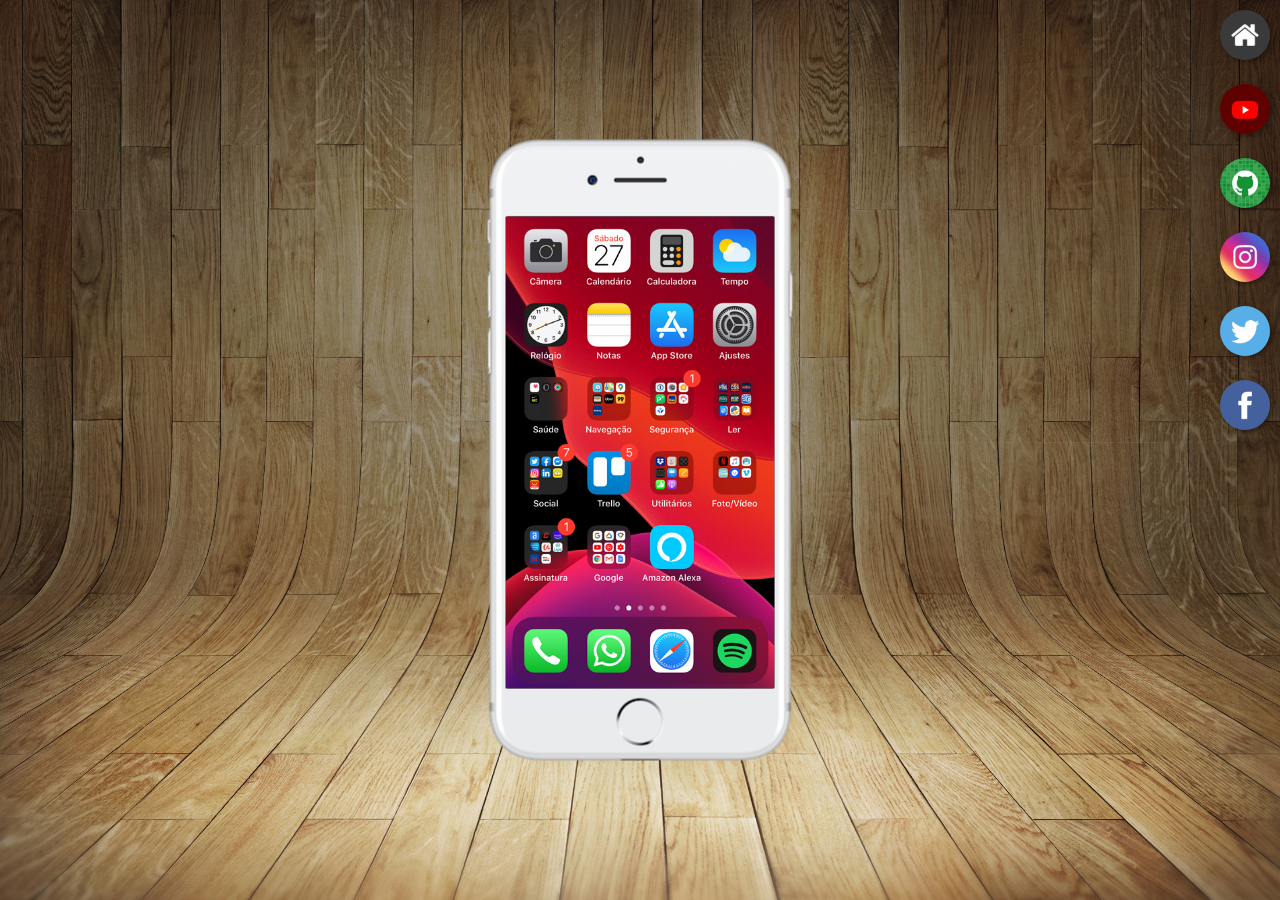
<file: index.html>
<!DOCTYPE html>
<html lang="pt-br">
<head>
    <meta charset="UTF-8">
    <meta name="viewport" content="width=device-width, initial-scale=1.0">
    <link rel="shortcut icon" href="favicon.ico" type="image/x-icon">
    <title>Projeto Redes Sociais</title>
    <link rel="stylesheet" href="estilo/style.css">
</head>
<body>
    <main>
        <section id="telefone">
            <iframe src="home.html" name="tela" id="tela" frameborder="0">
                Seu navegador não é compatível com isso.
            </iframe>
        </section>
        <section id="redes-sociais">
            <a href="home.html" target="tela"><img src="imagens/logo-home.jpg" alt="home"></a><br>
            <a href="youtube.html" target="tela"><img src="imagens/logo-youtube.jpg" alt="Youtube"></a><br>
            <a href="github.html" target="tela"><img src="imagens/logo-github.jpg" alt="GitHub"></a><br>
            <a href="instagram.html" target="tela"><img src="imagens/logo-instagram.jpg" alt="Instagram"></a><br>
            <a href="twitter.html" target="tela"><img src="imagens/logo-twitter.jpg" alt="Twitter"></a><br>
            <a href="facebook.html" target="tela"><img src="imagens/logo-facebook.jpg" alt="Facebook"></a>
        </section>
    </main>
</body>
</html>
</file>
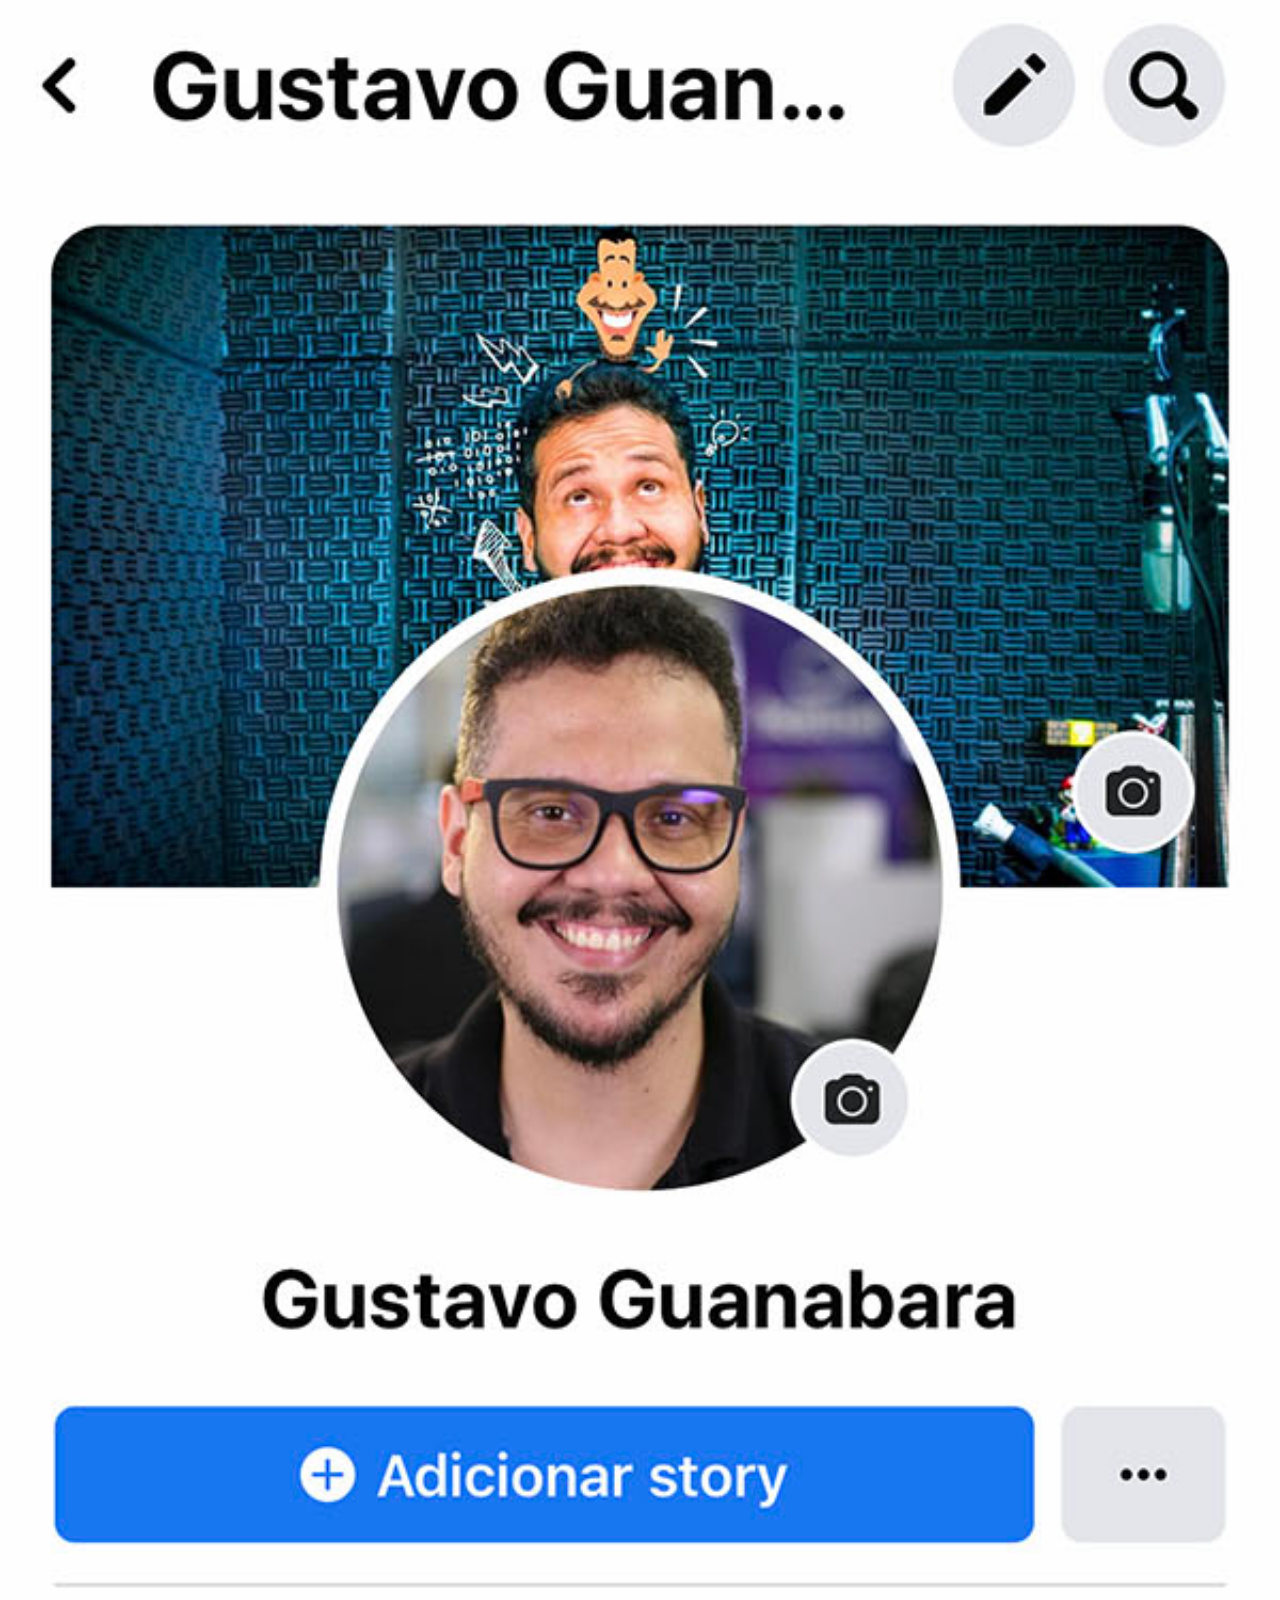
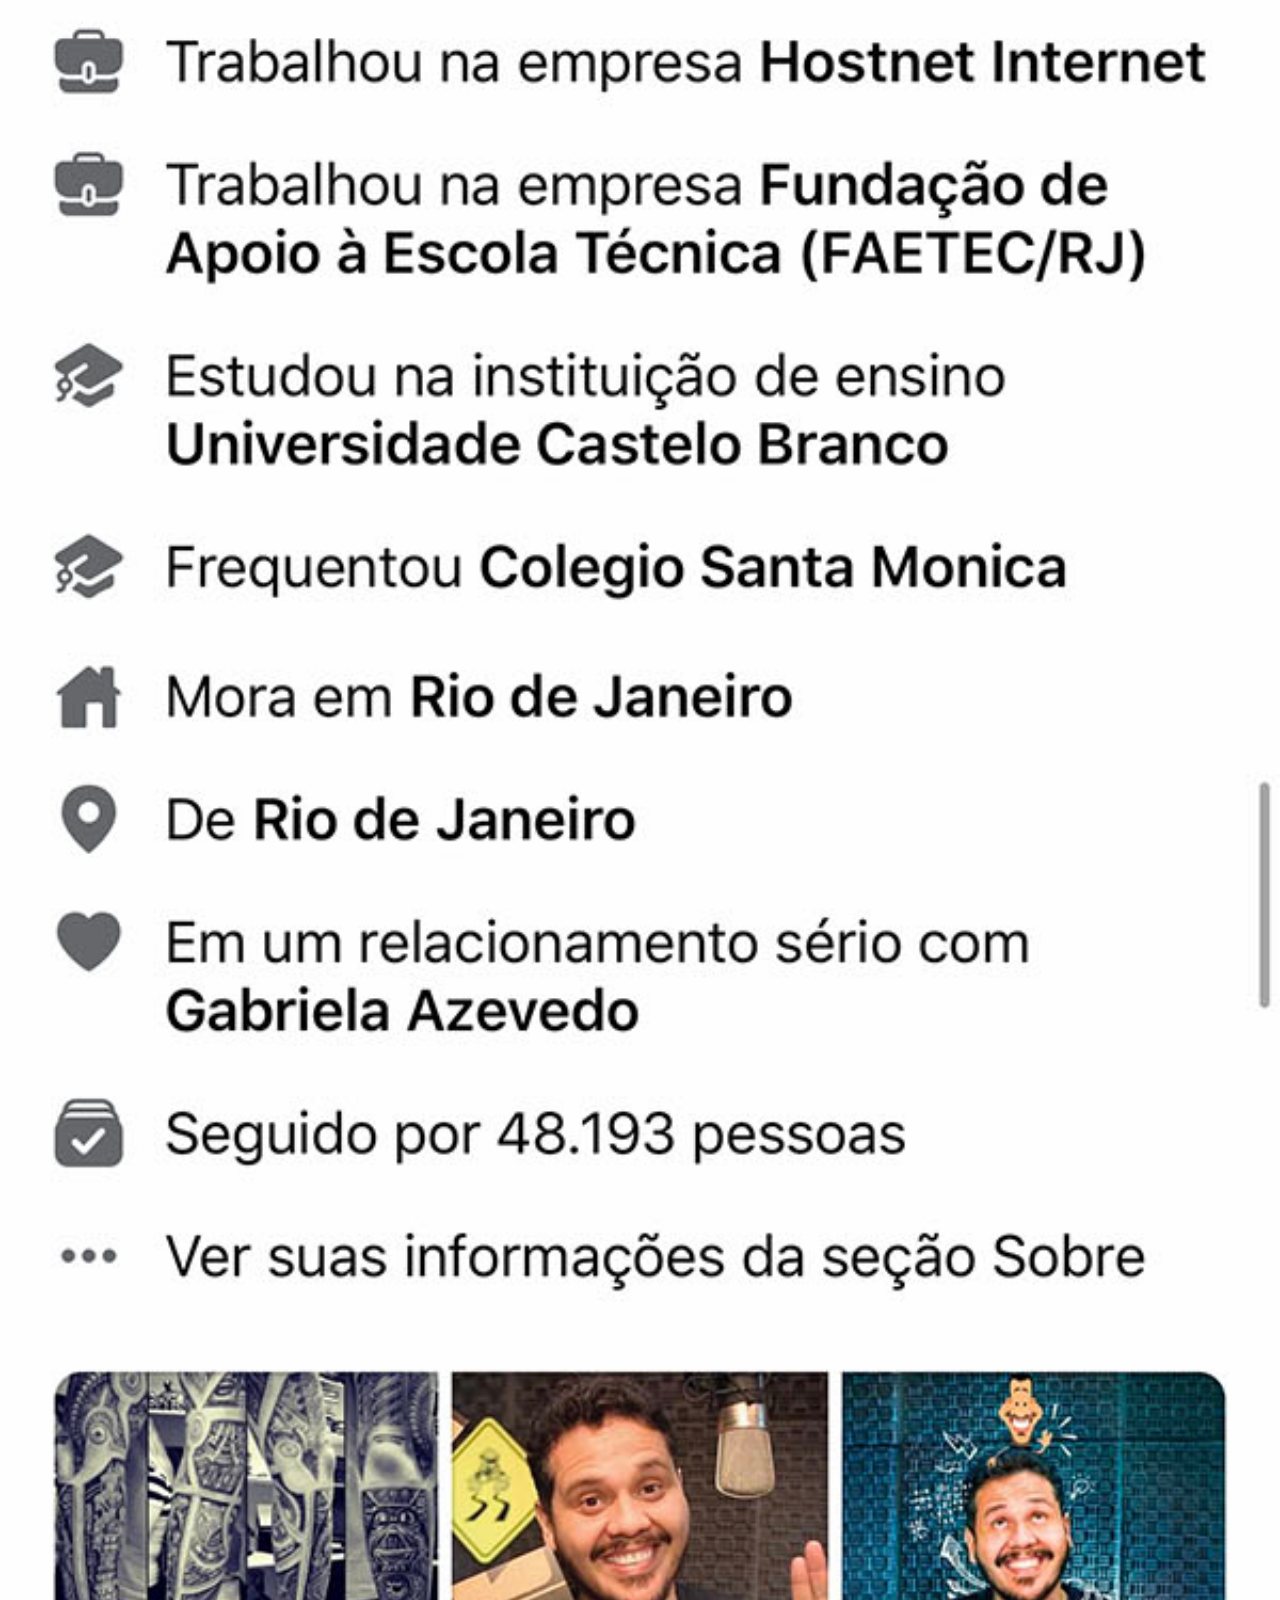
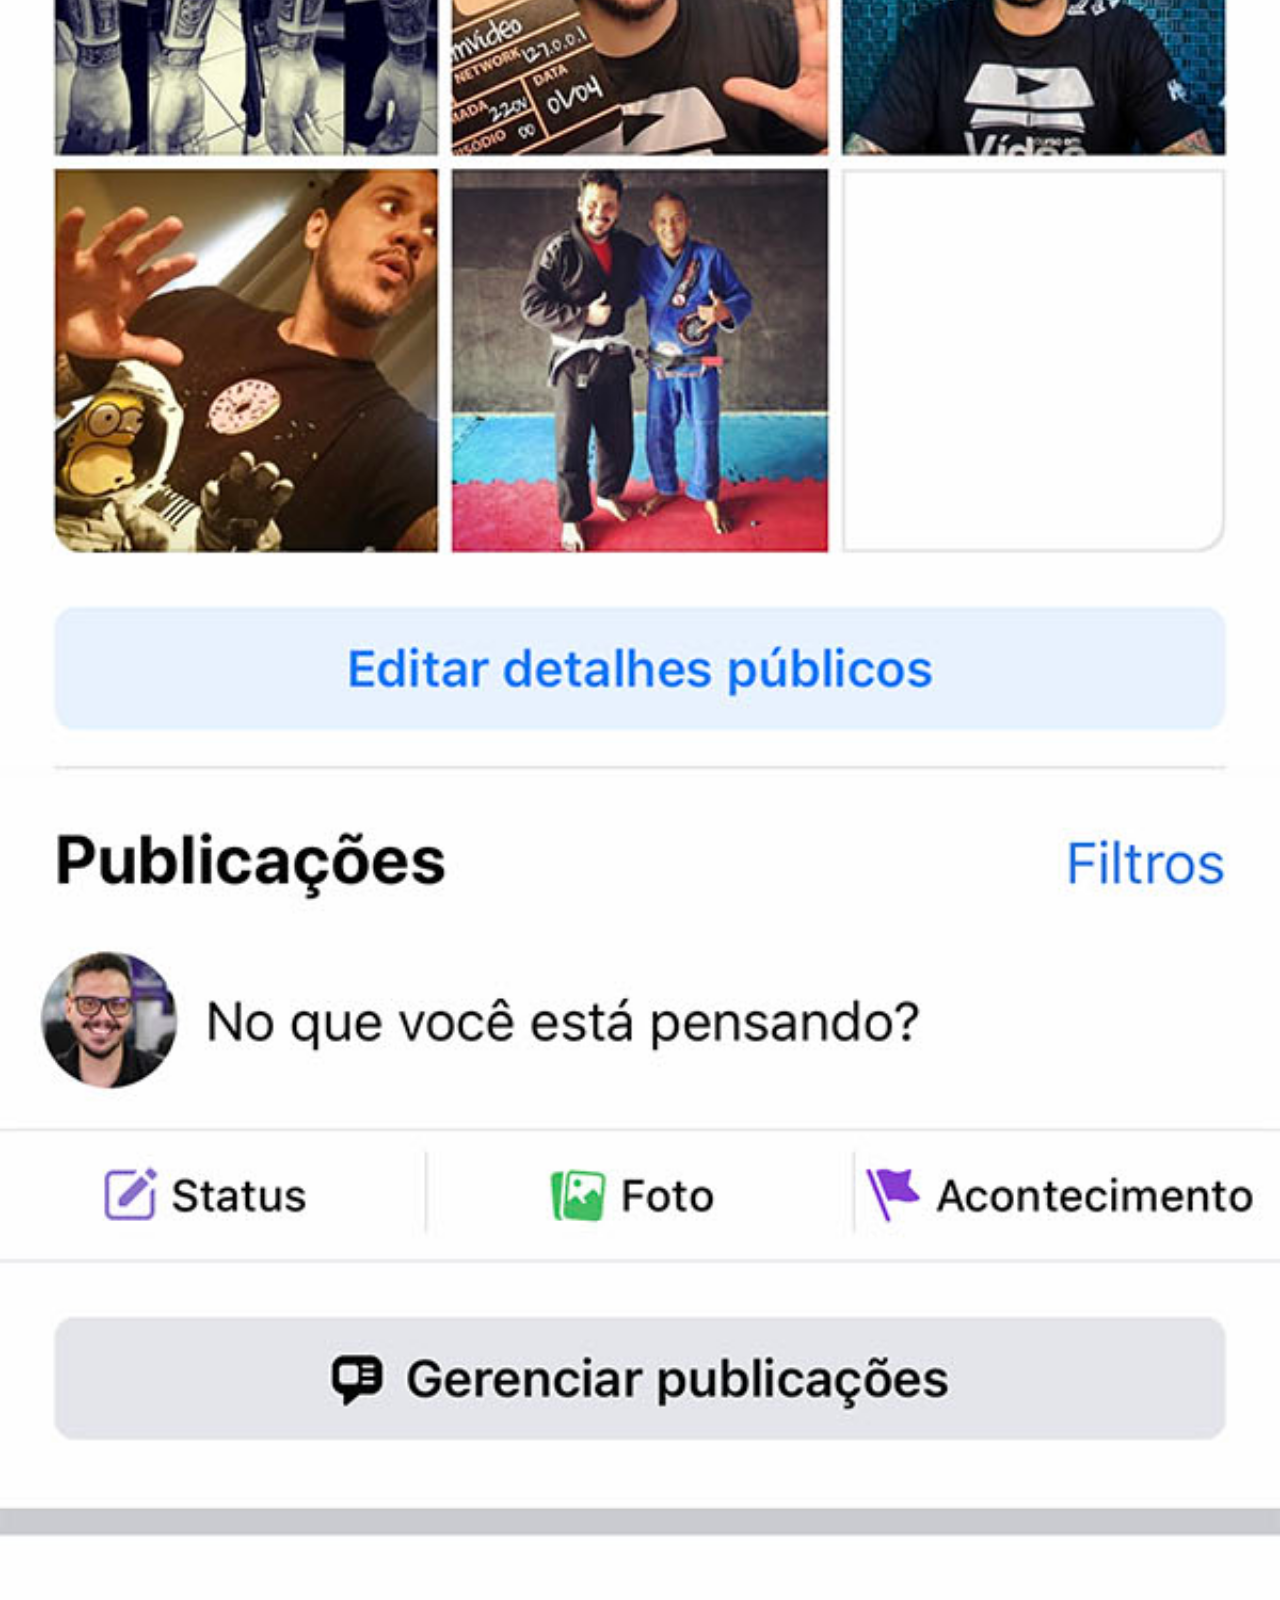
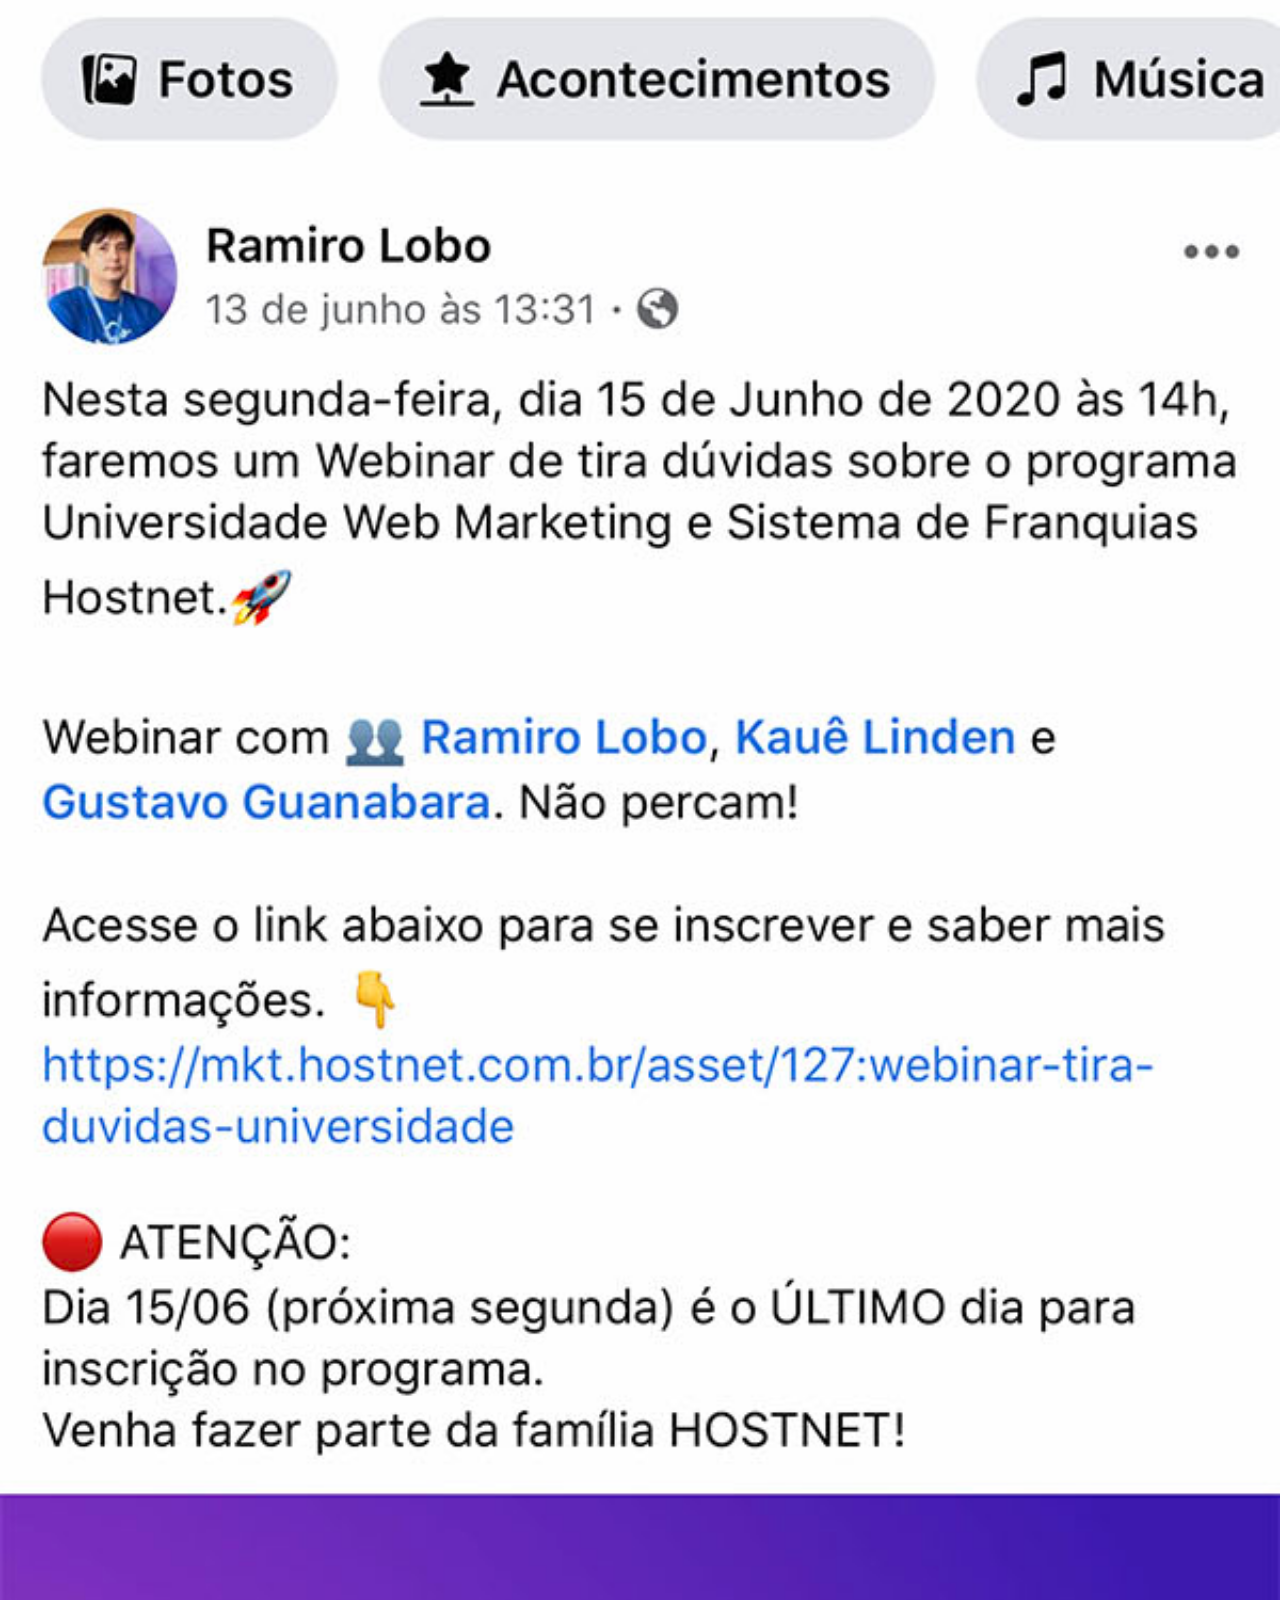
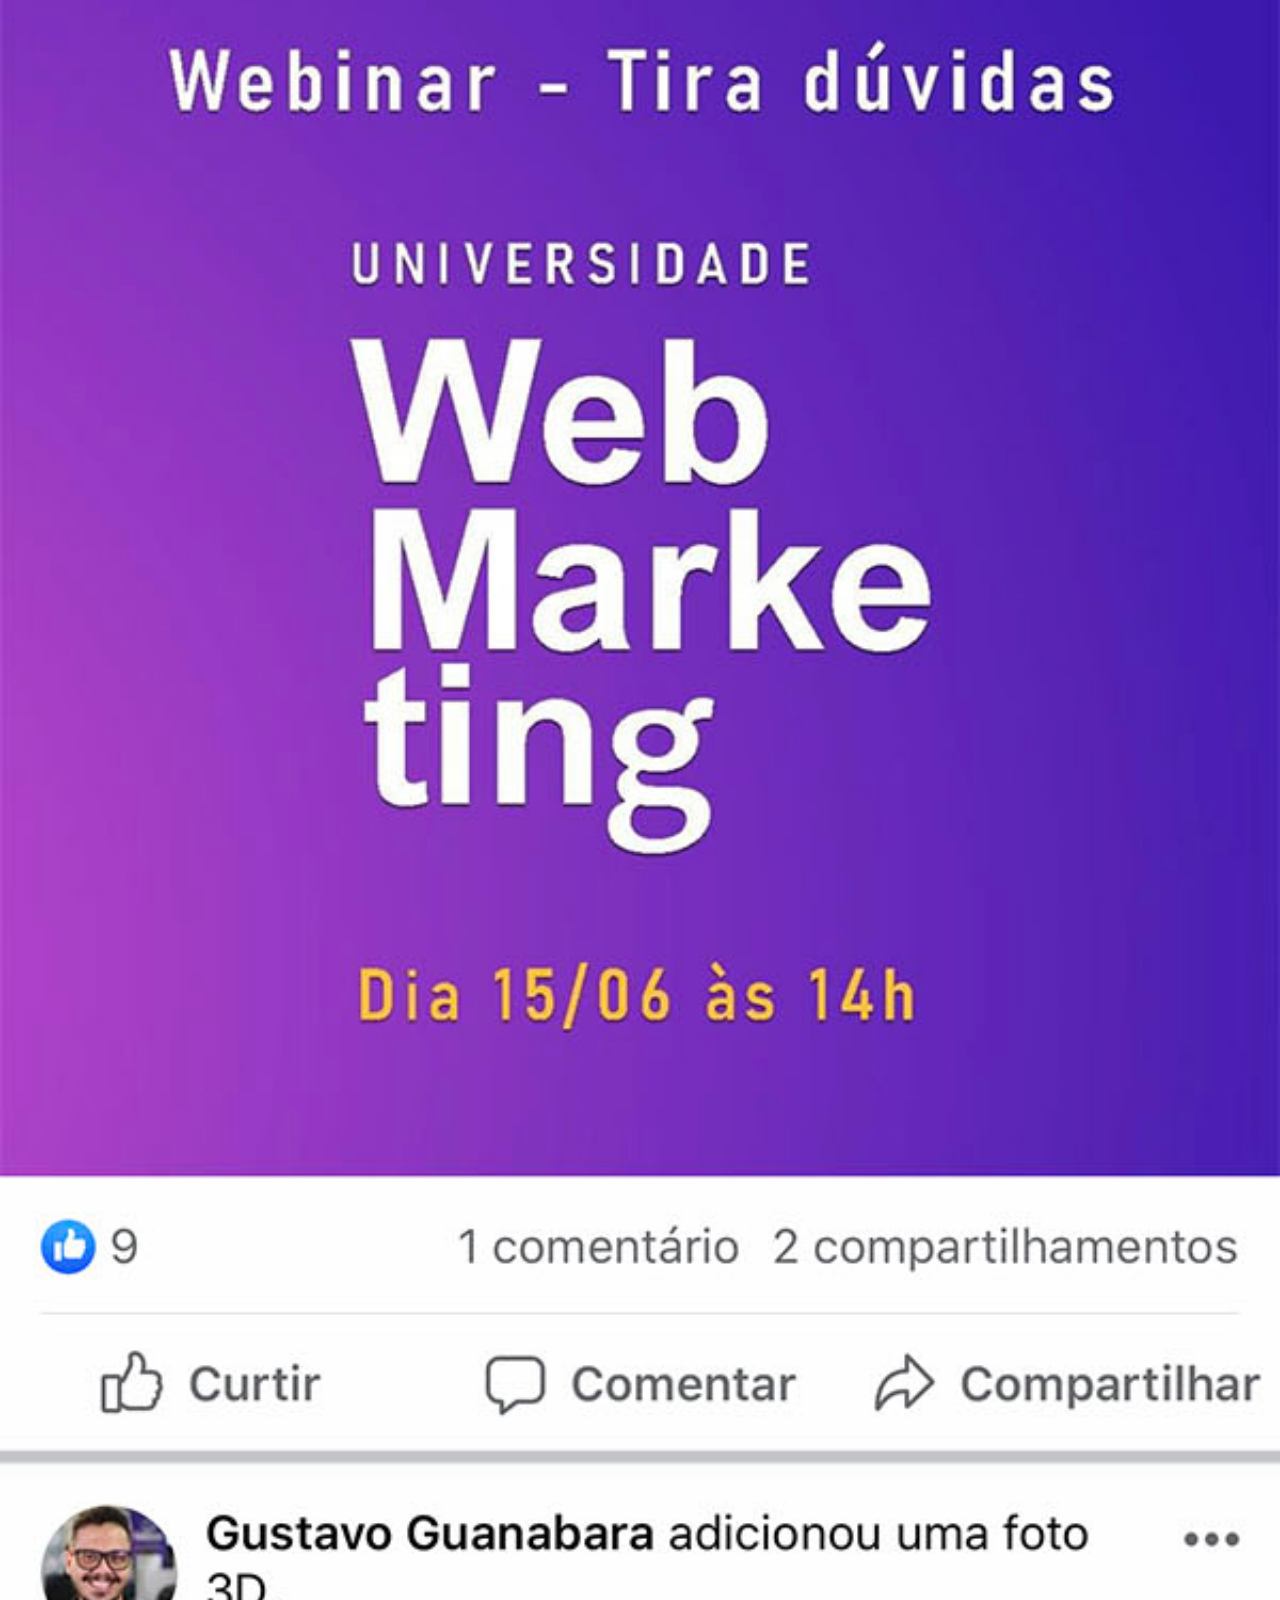
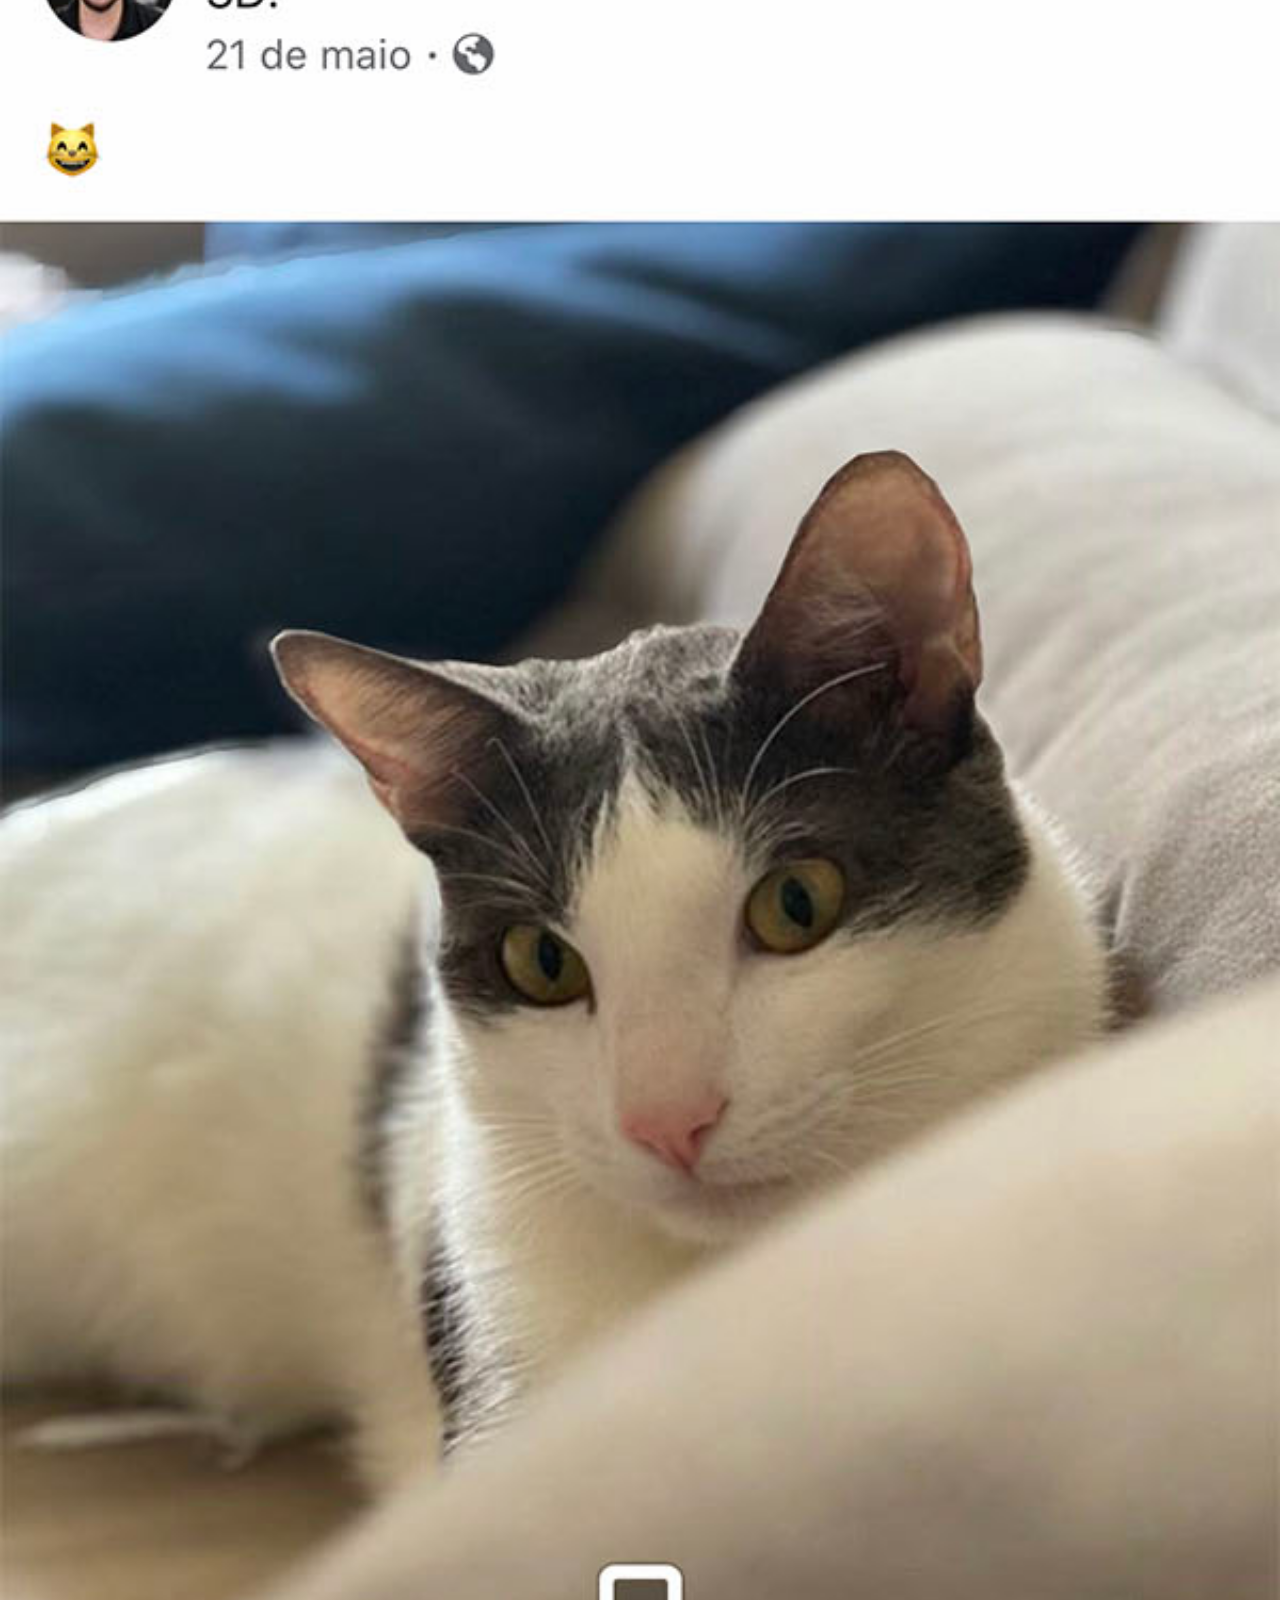
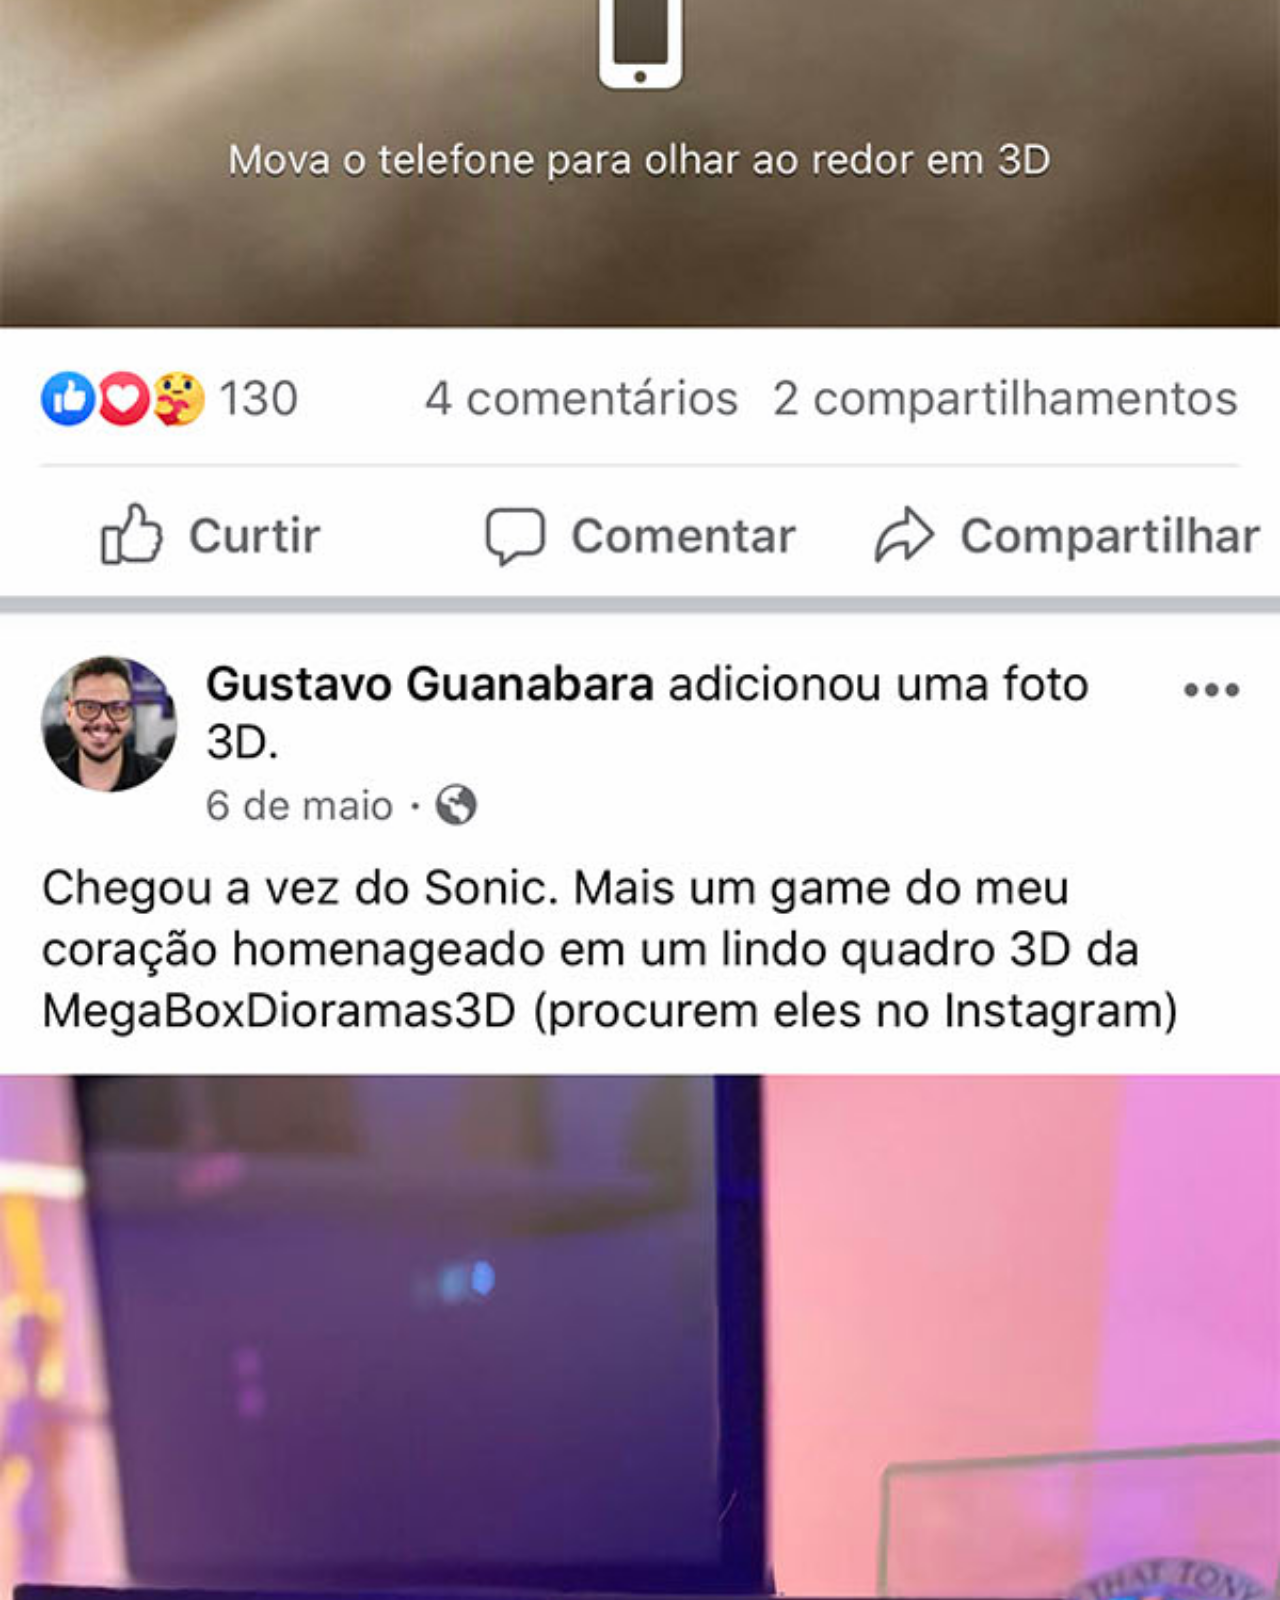
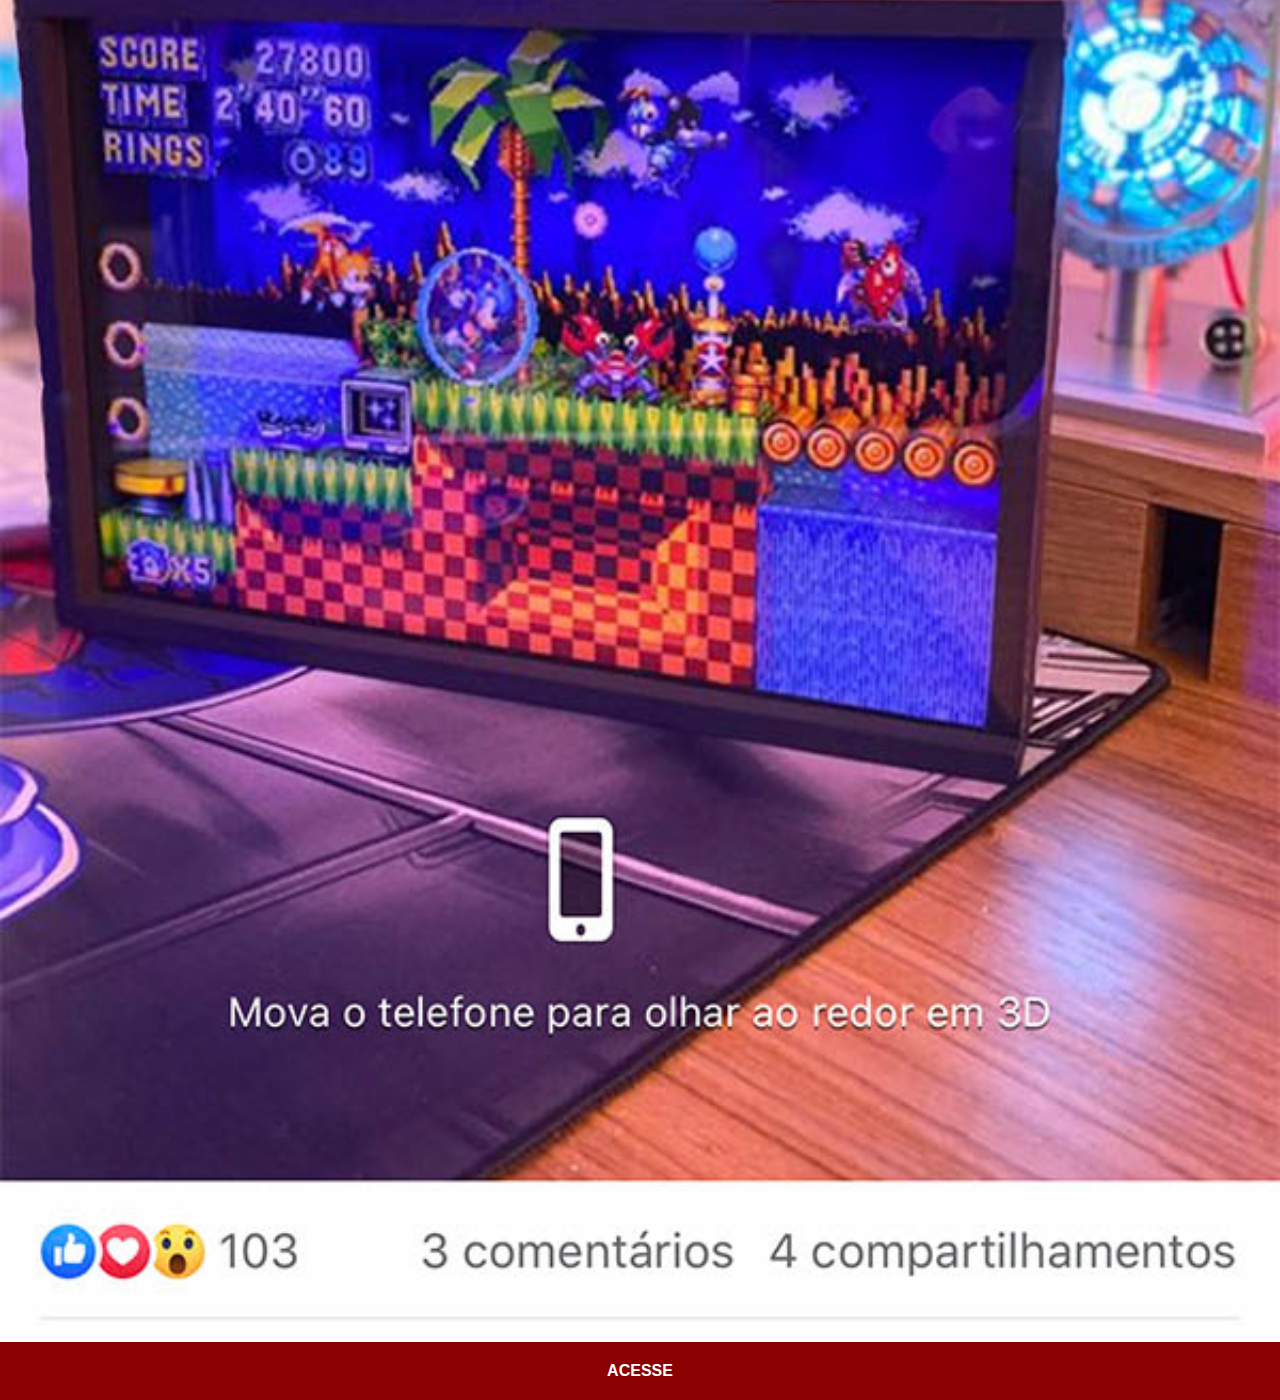
<file: facebook.html>
<!DOCTYPE html>
<html lang="pt-br">
<head>
    <meta charset="UTF-8">
    <meta name="viewport" content="width=device-width, initial-scale=1.0">
    <title>Facebook</title>
    <link rel="stylesheet" href="estilo/social.css">
</head>
<body>
    <img src="imagens/tela-facebook.jpg" alt="Facebook">
    <a href="https://www.facebook.com/gustavoguanabara" target="_blank">ACESSE</a>
</body>
</html>
</file>
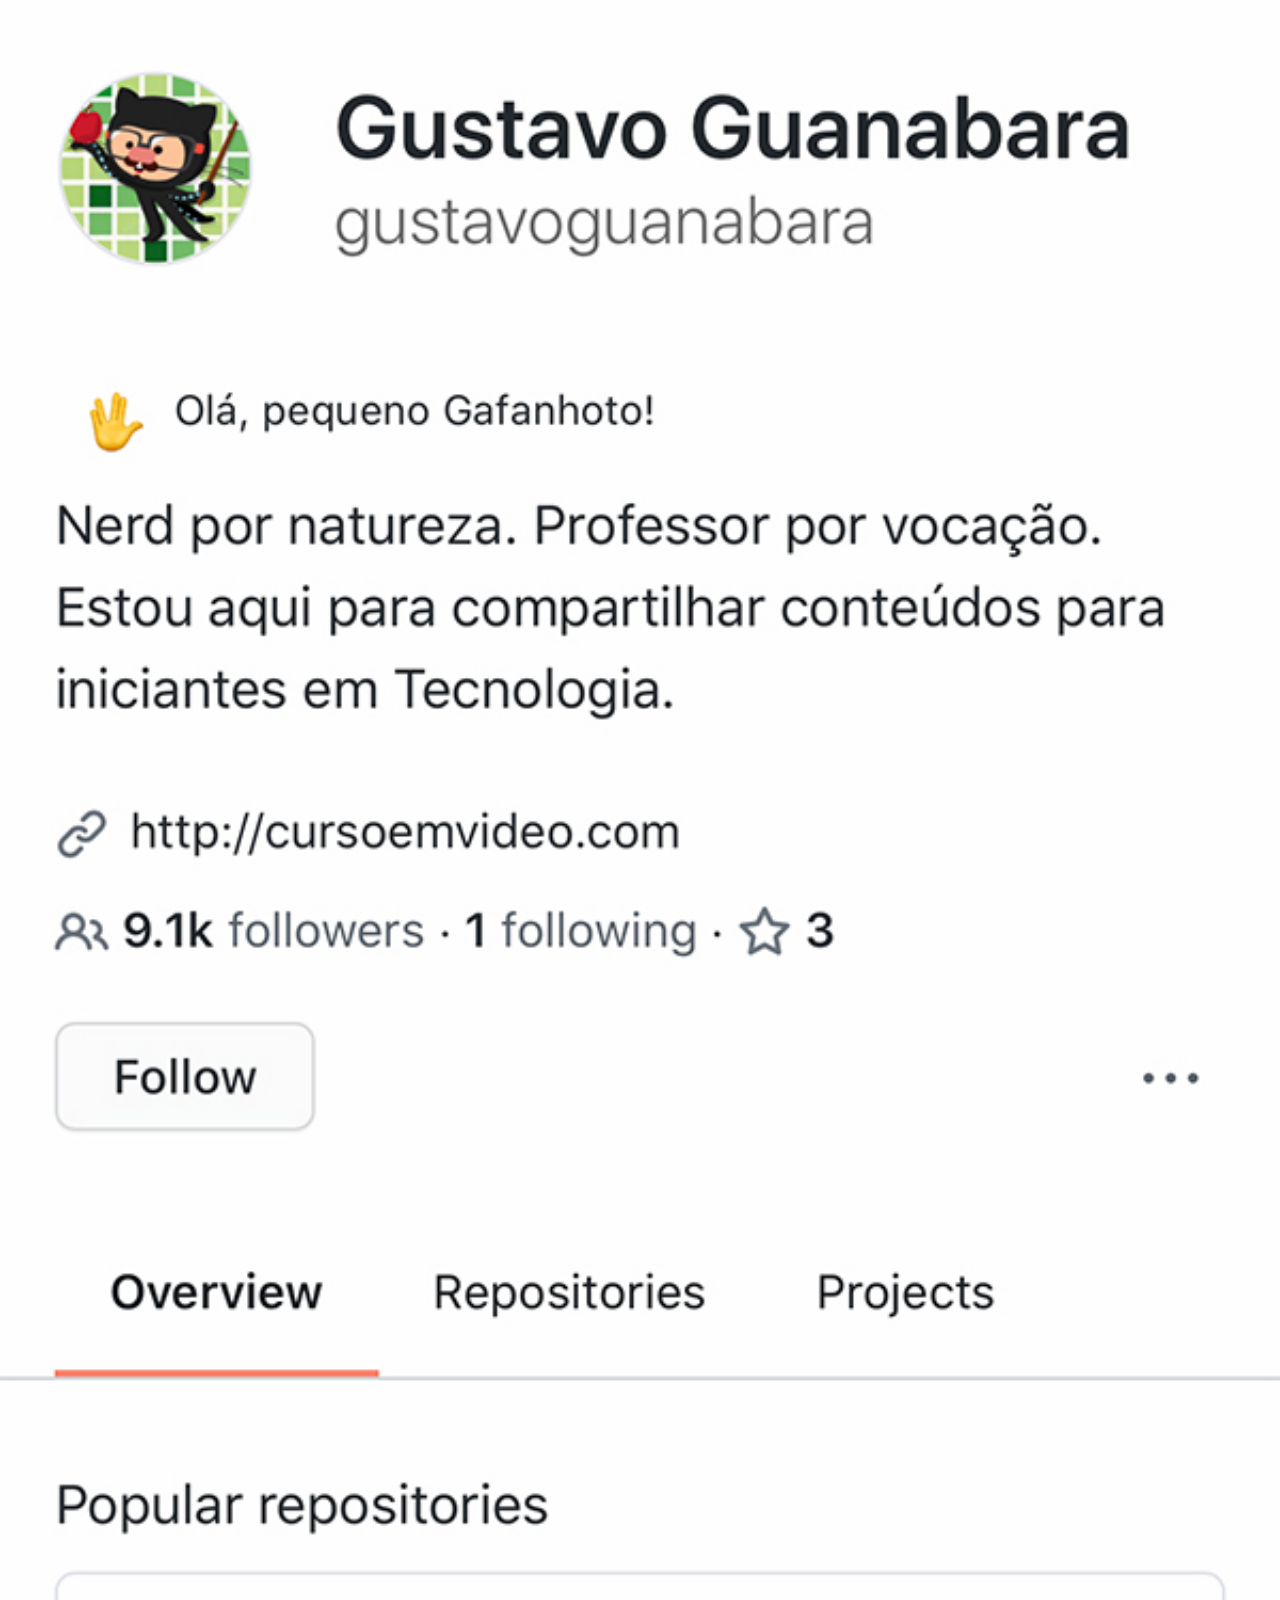
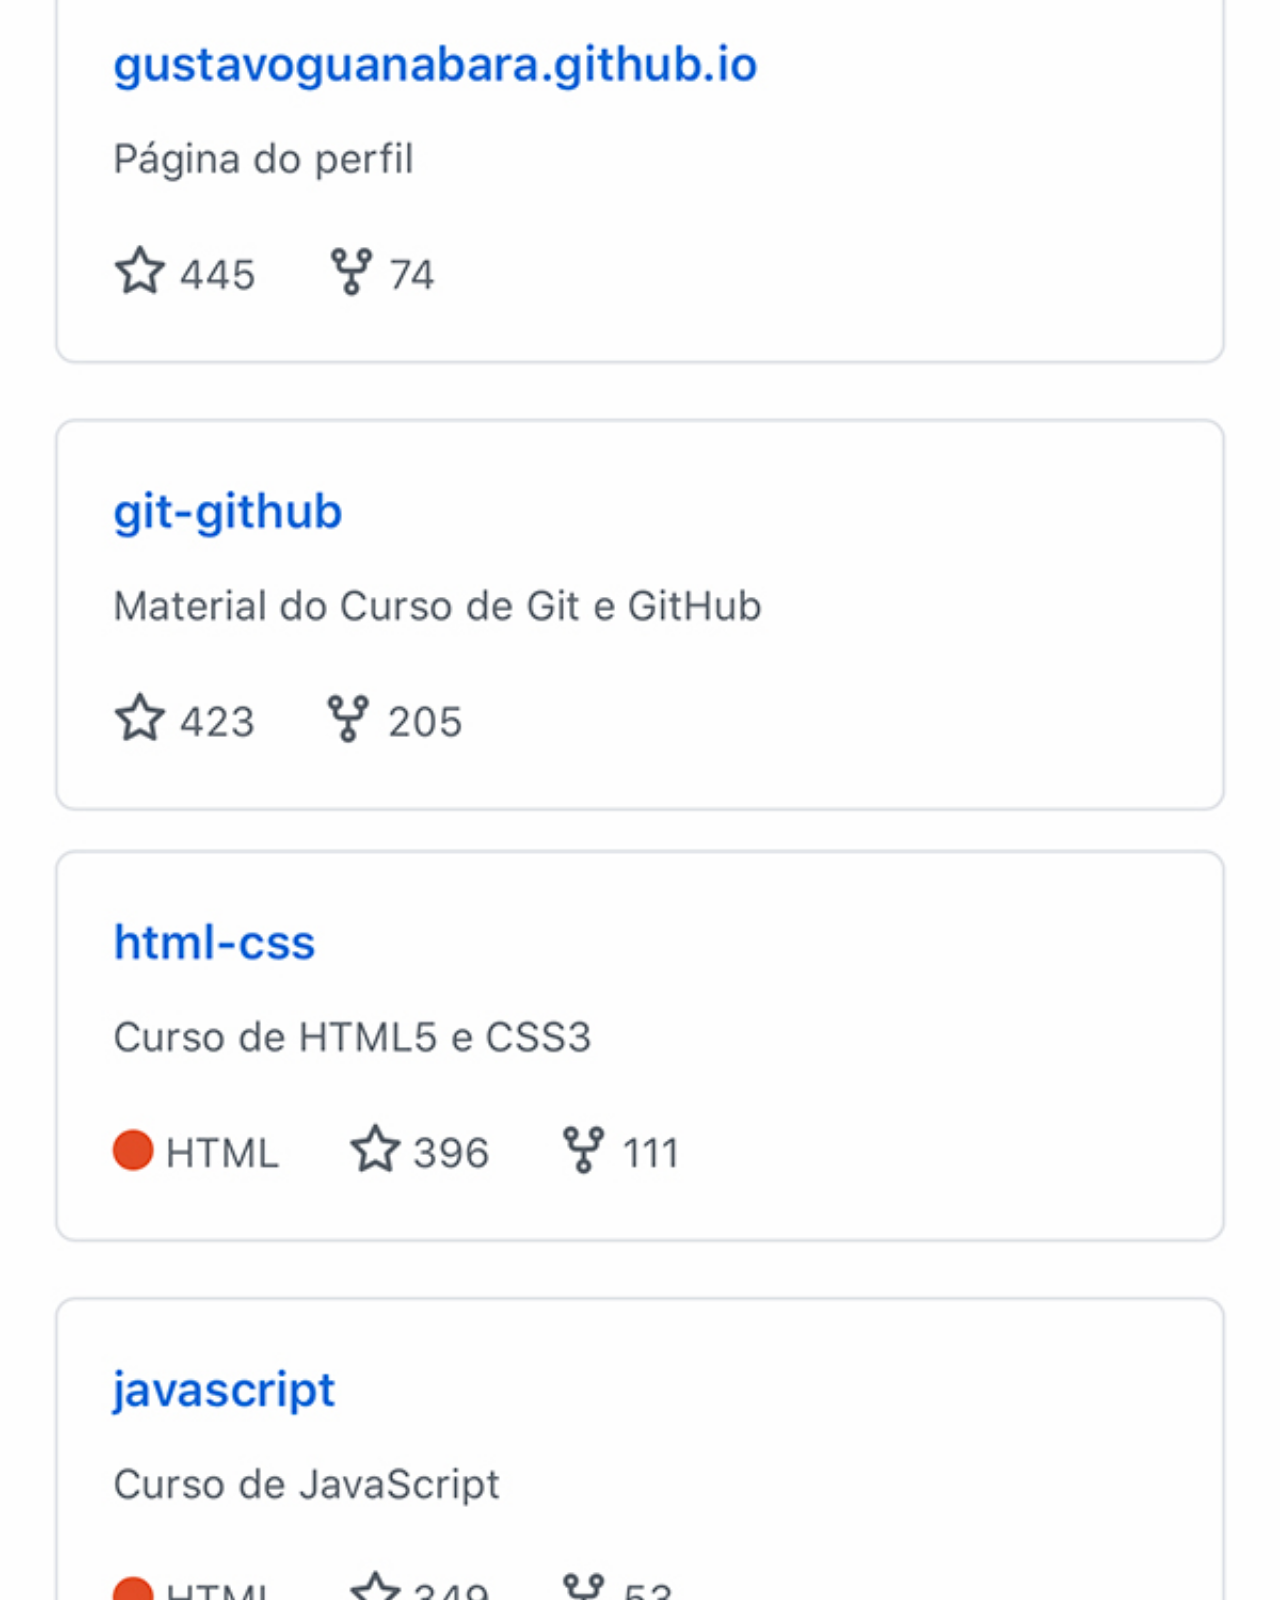
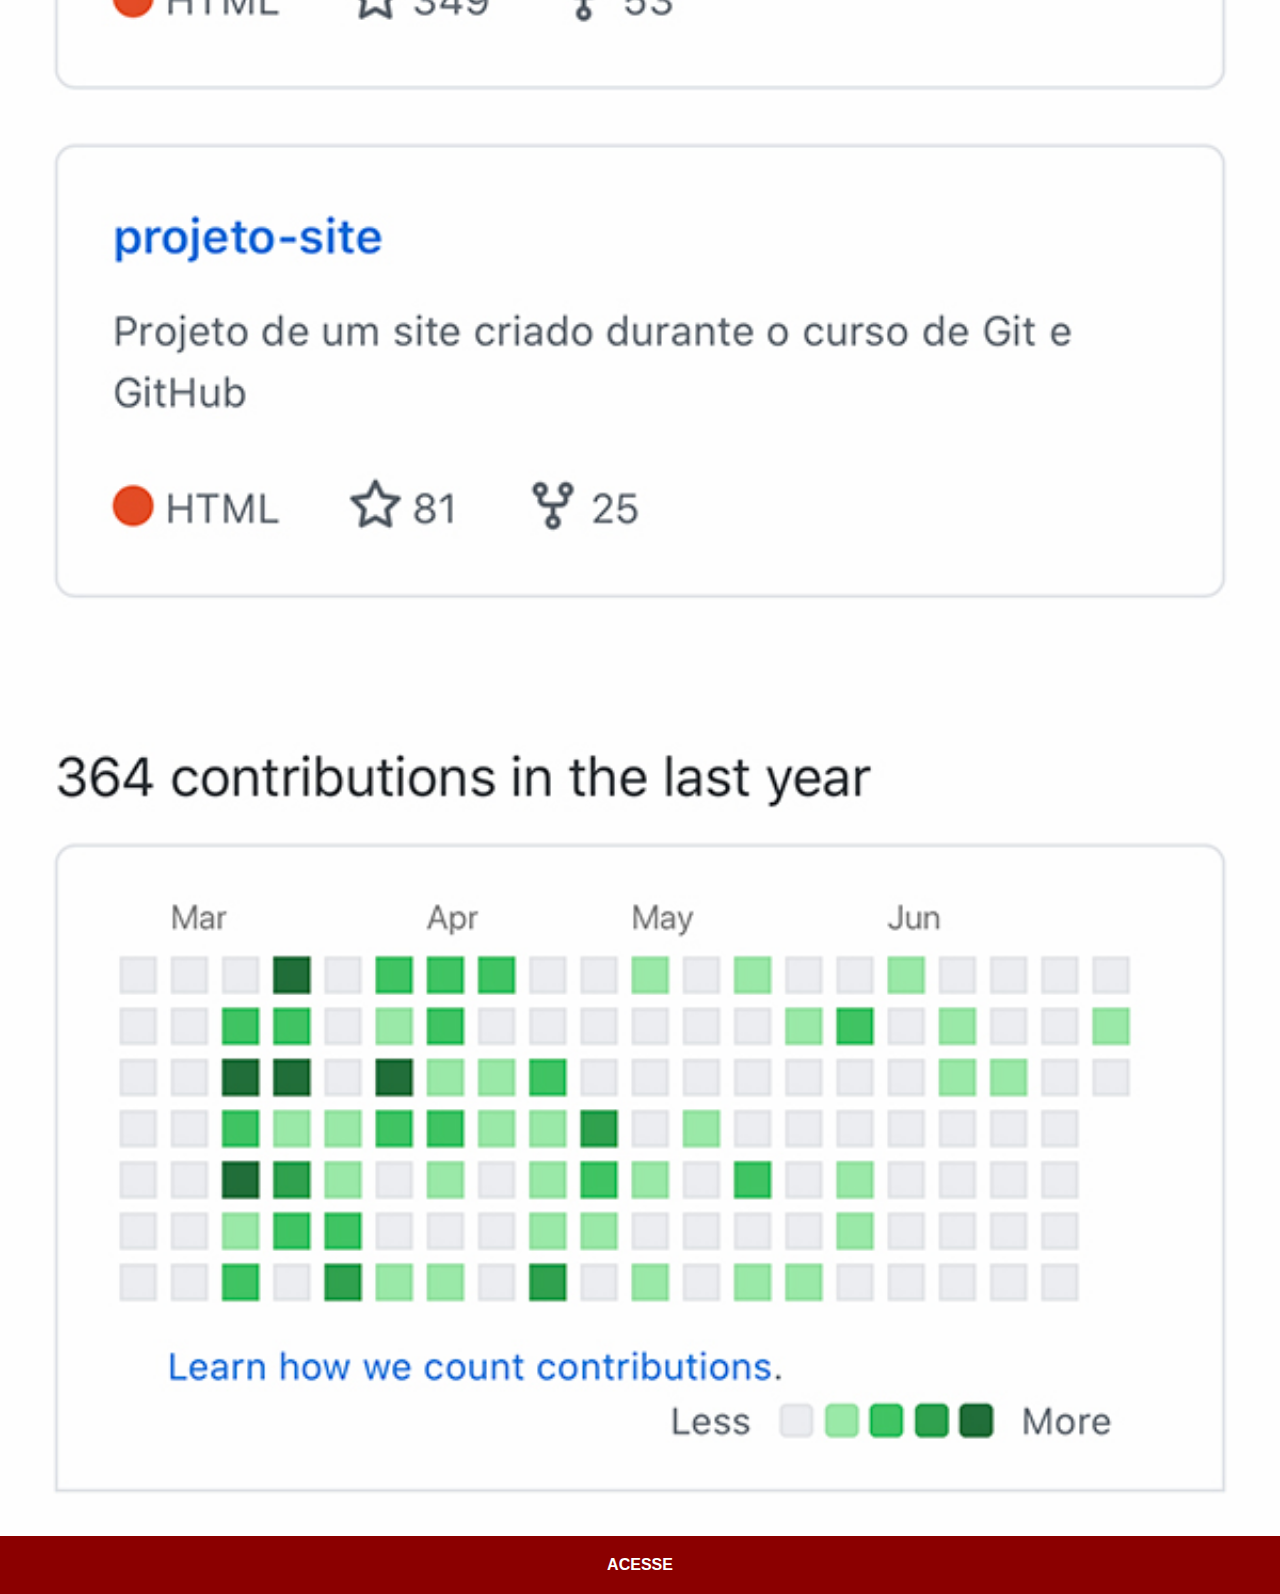
<file: github.html>
<!DOCTYPE html>
<html lang="pt-br">
<head>
    <meta charset="UTF-8">
    <meta name="viewport" content="width=device-width, initial-scale=1.0">
    <title>GitHub</title>
    <link rel="stylesheet" href="estilo/social.css">
</head>
<body>
    <img src="imagens/tela-github.jpg" alt="GitHub">
    <a href="https://github.com/gustavoguanabara/" target="_blank">ACESSE</a>
</body>
</html>
</file>
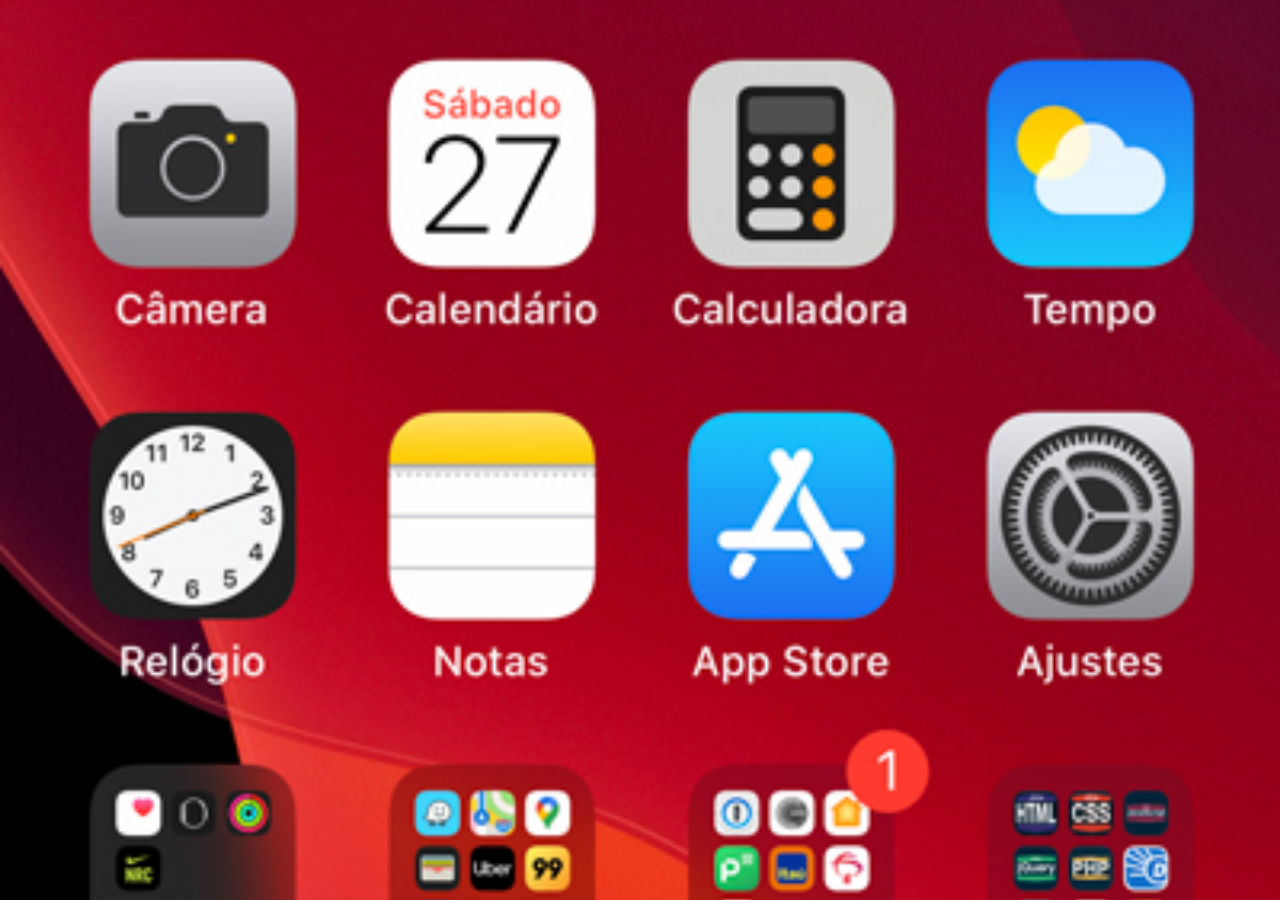
<file: home.html>
<!DOCTYPE html>
<html lang="pt-br">
<head>
    <meta charset="UTF-8">
    <meta name="viewport" content="width=device-width, initial-scale=1.0">
    <title>Home</title>
</head>
<style>
    *{
        margin: 0px;
        padding: 0px;
    }

    body{
        width: 100vw;
        height: 100vh;
        background: black url(imagens/tela-home.jpg) no-repeat top center;
        background-size: cover;
    }
</style>
<body>
    
</body>
</html>
</file>
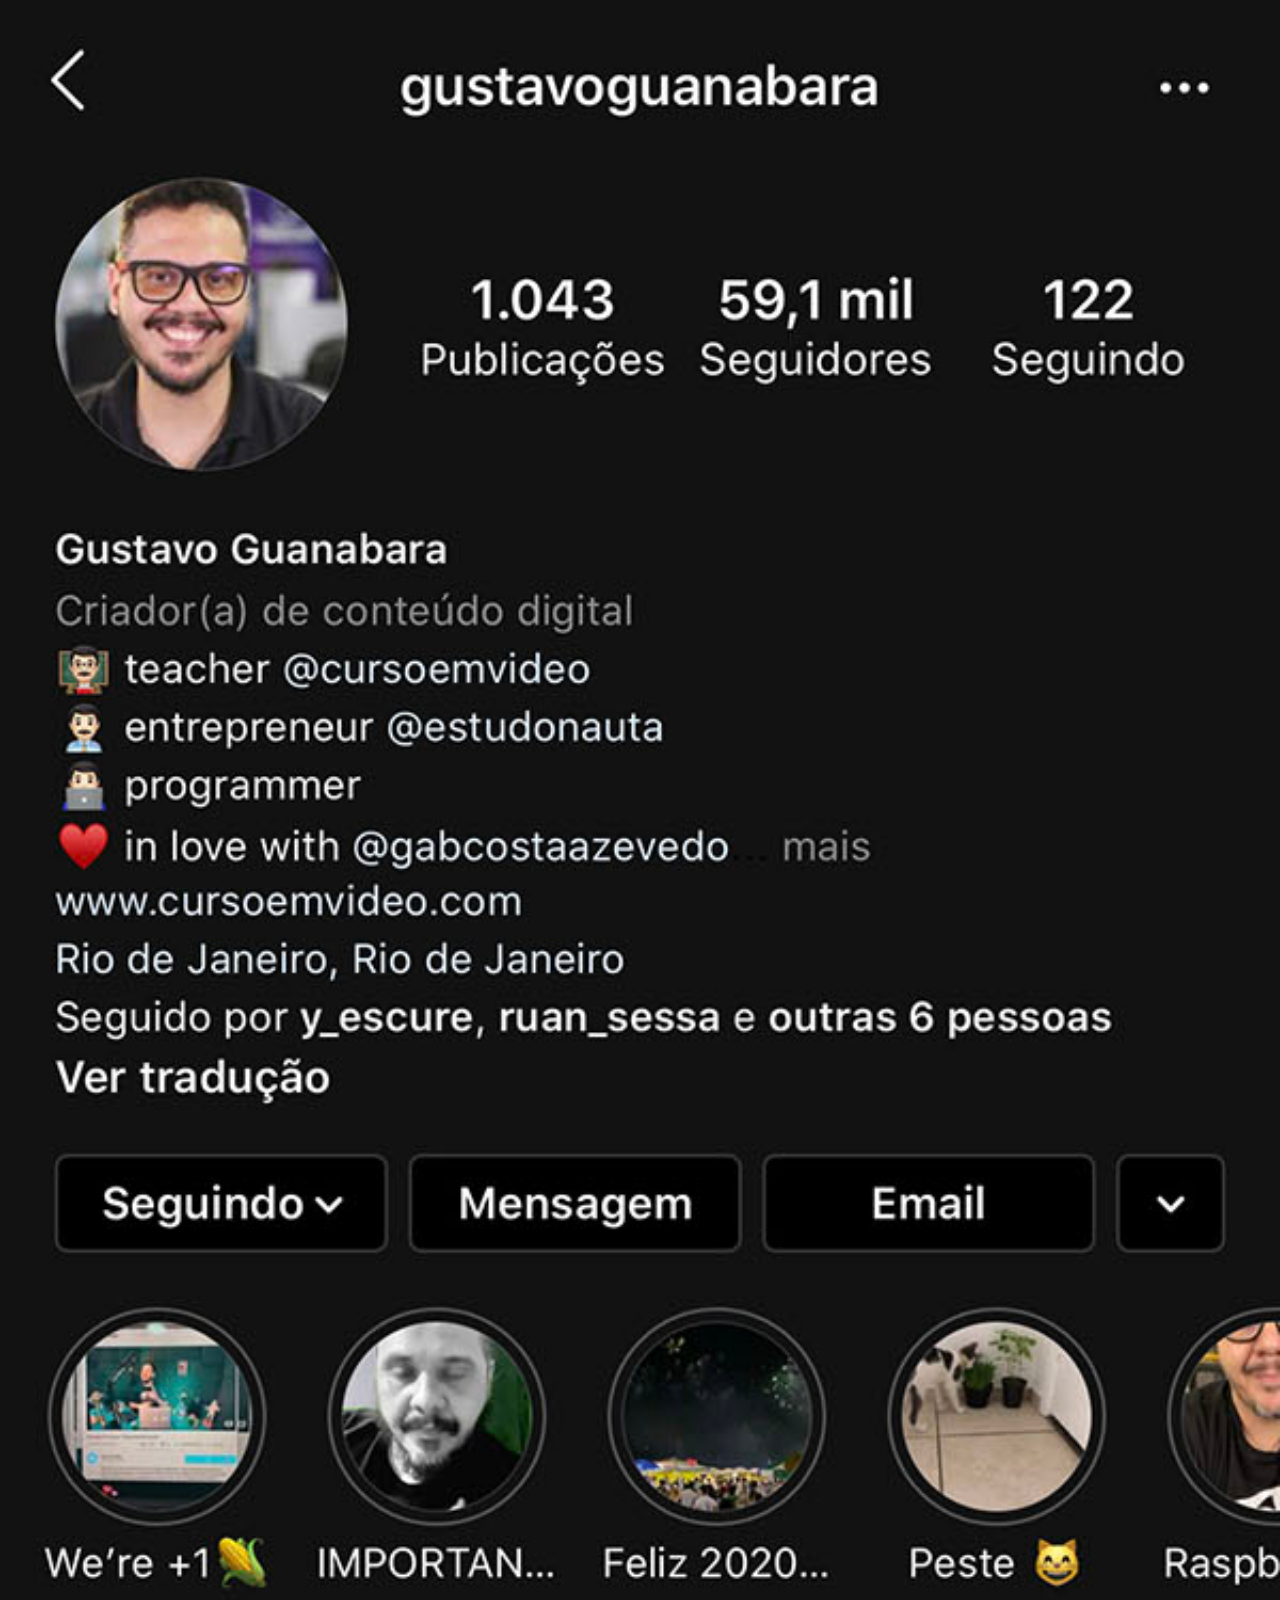
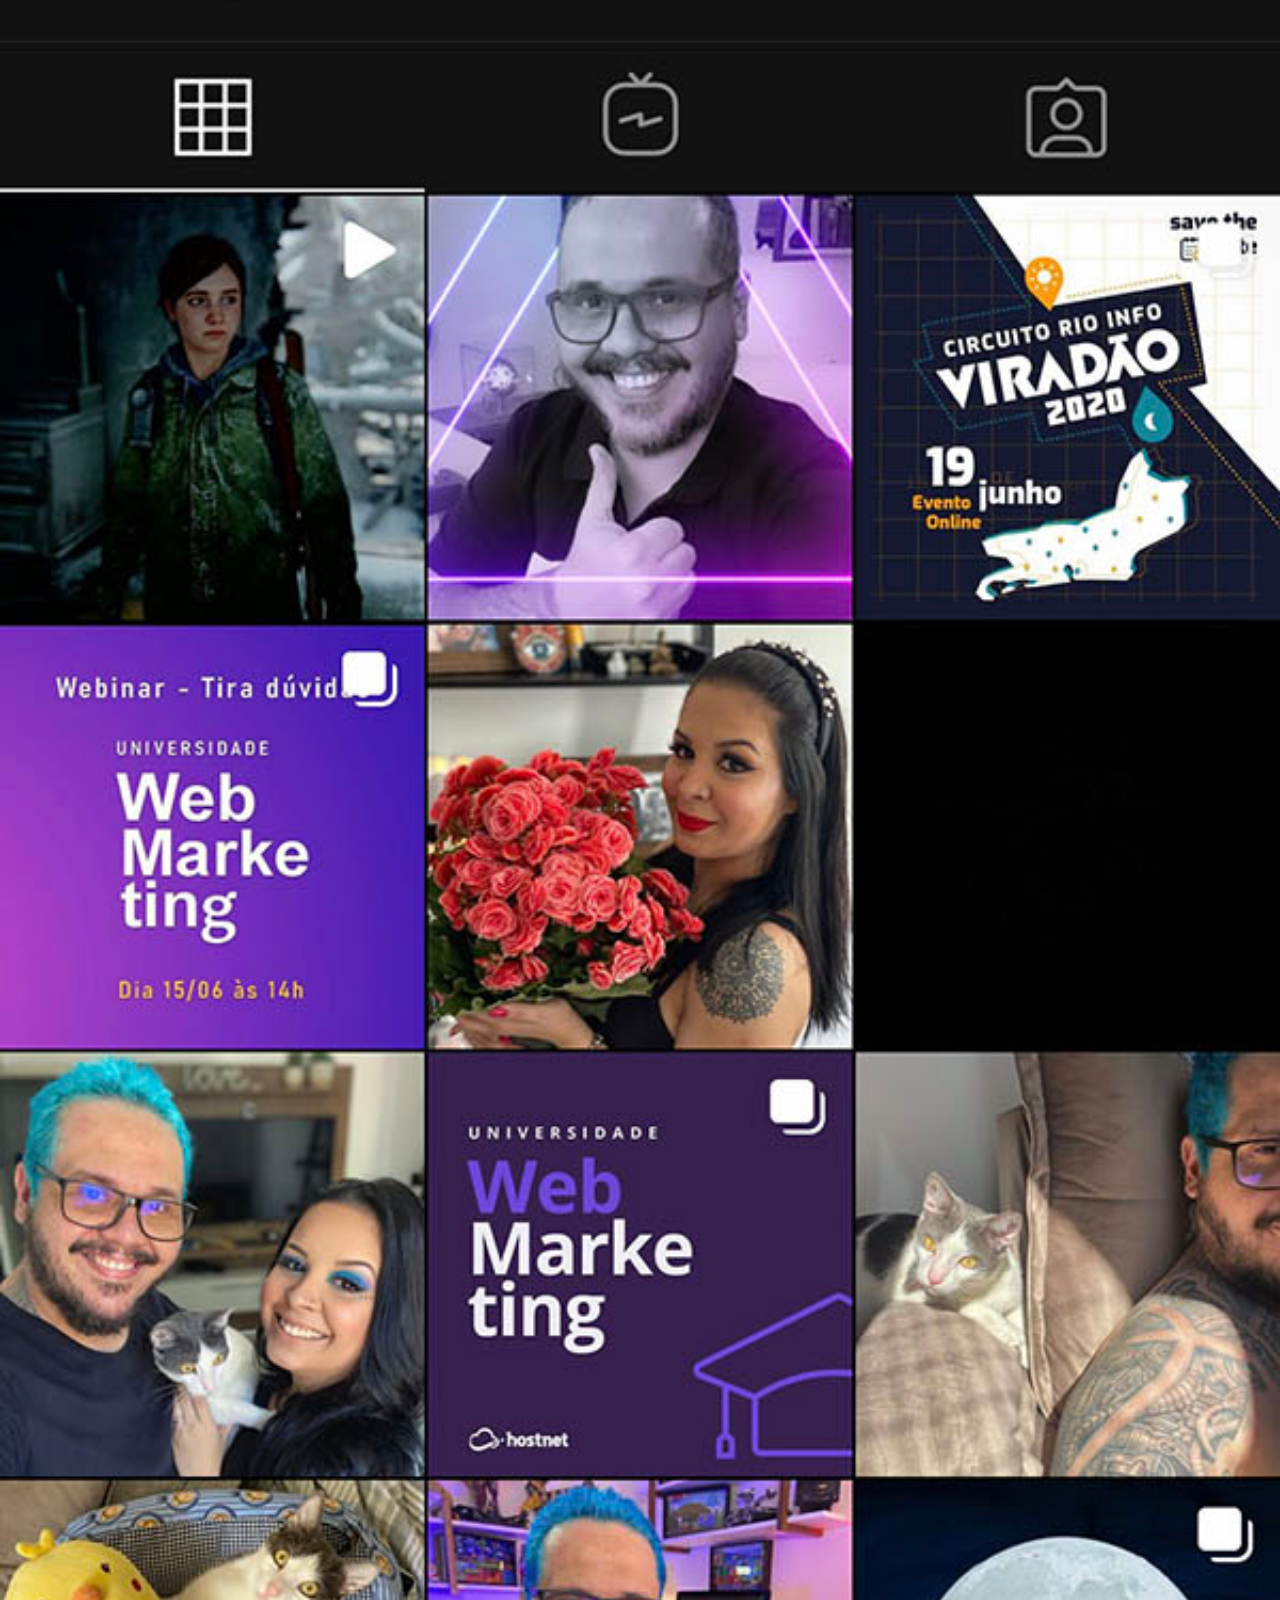
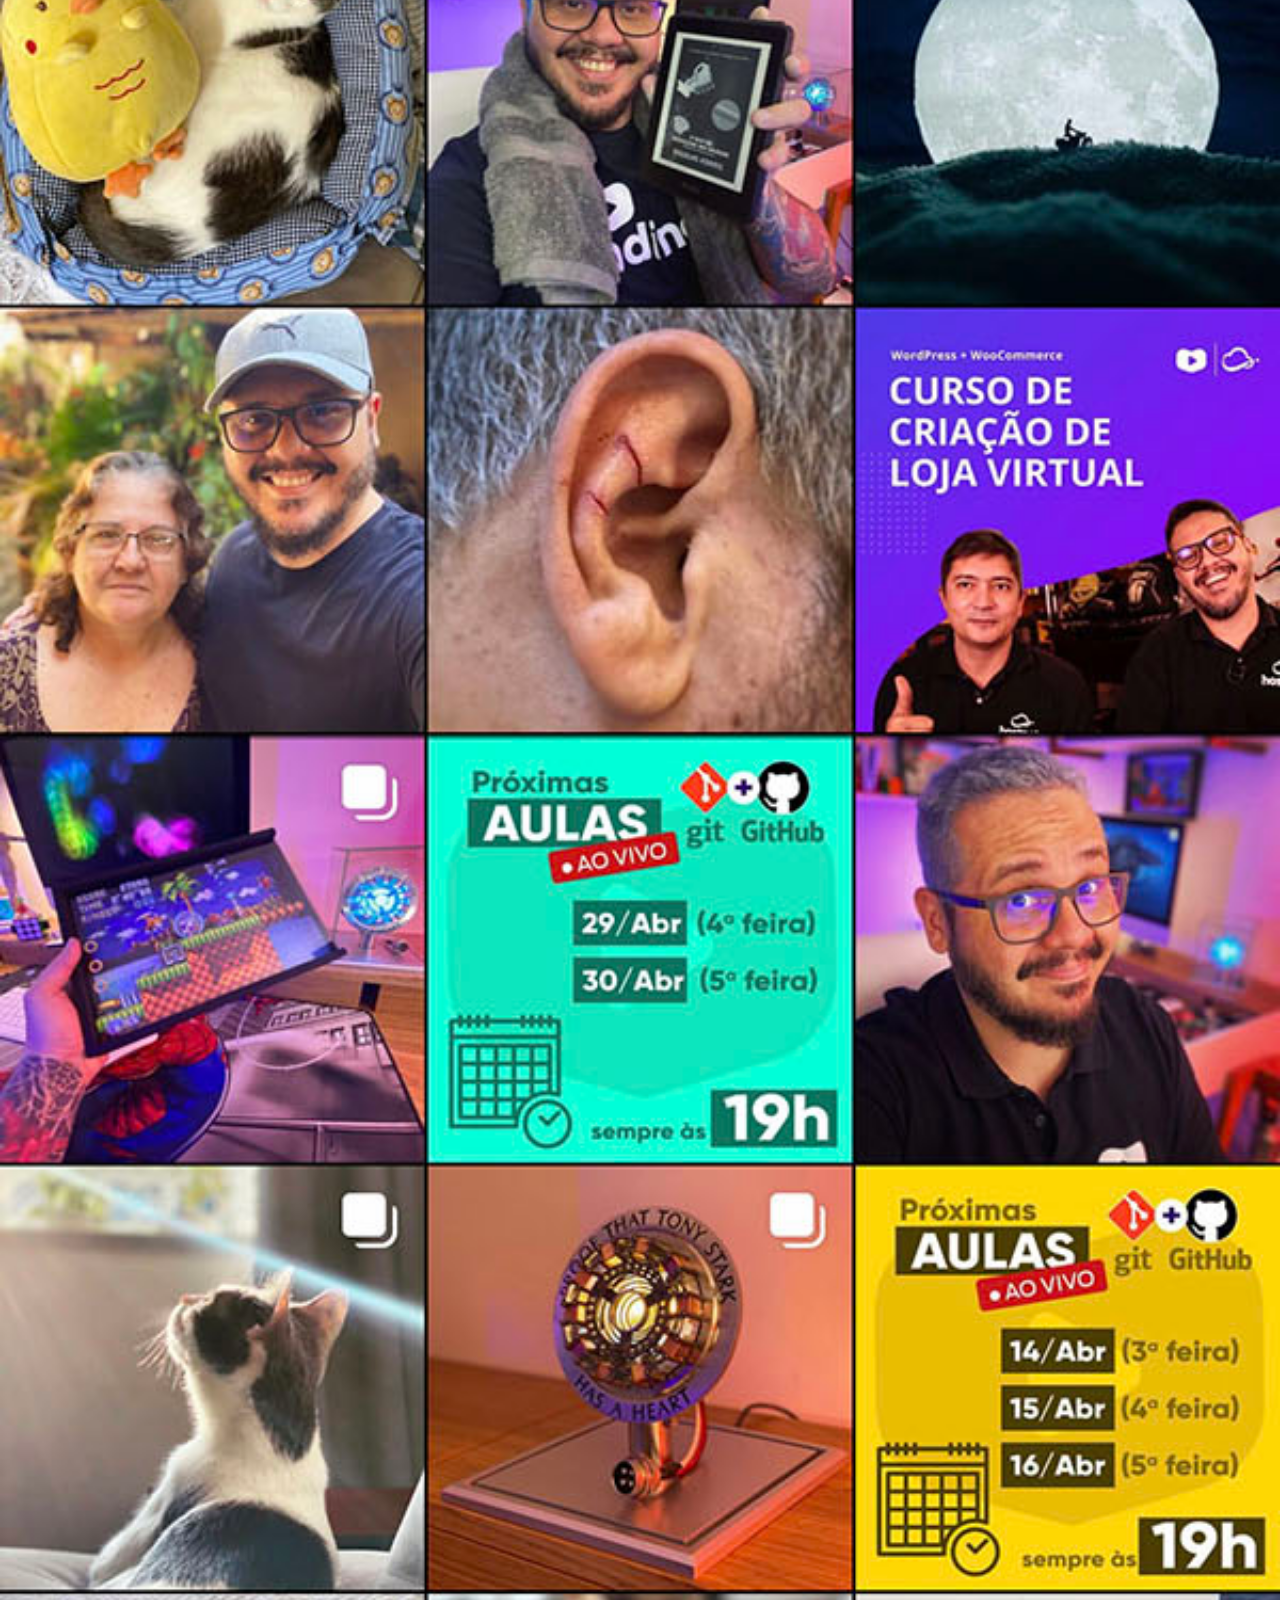
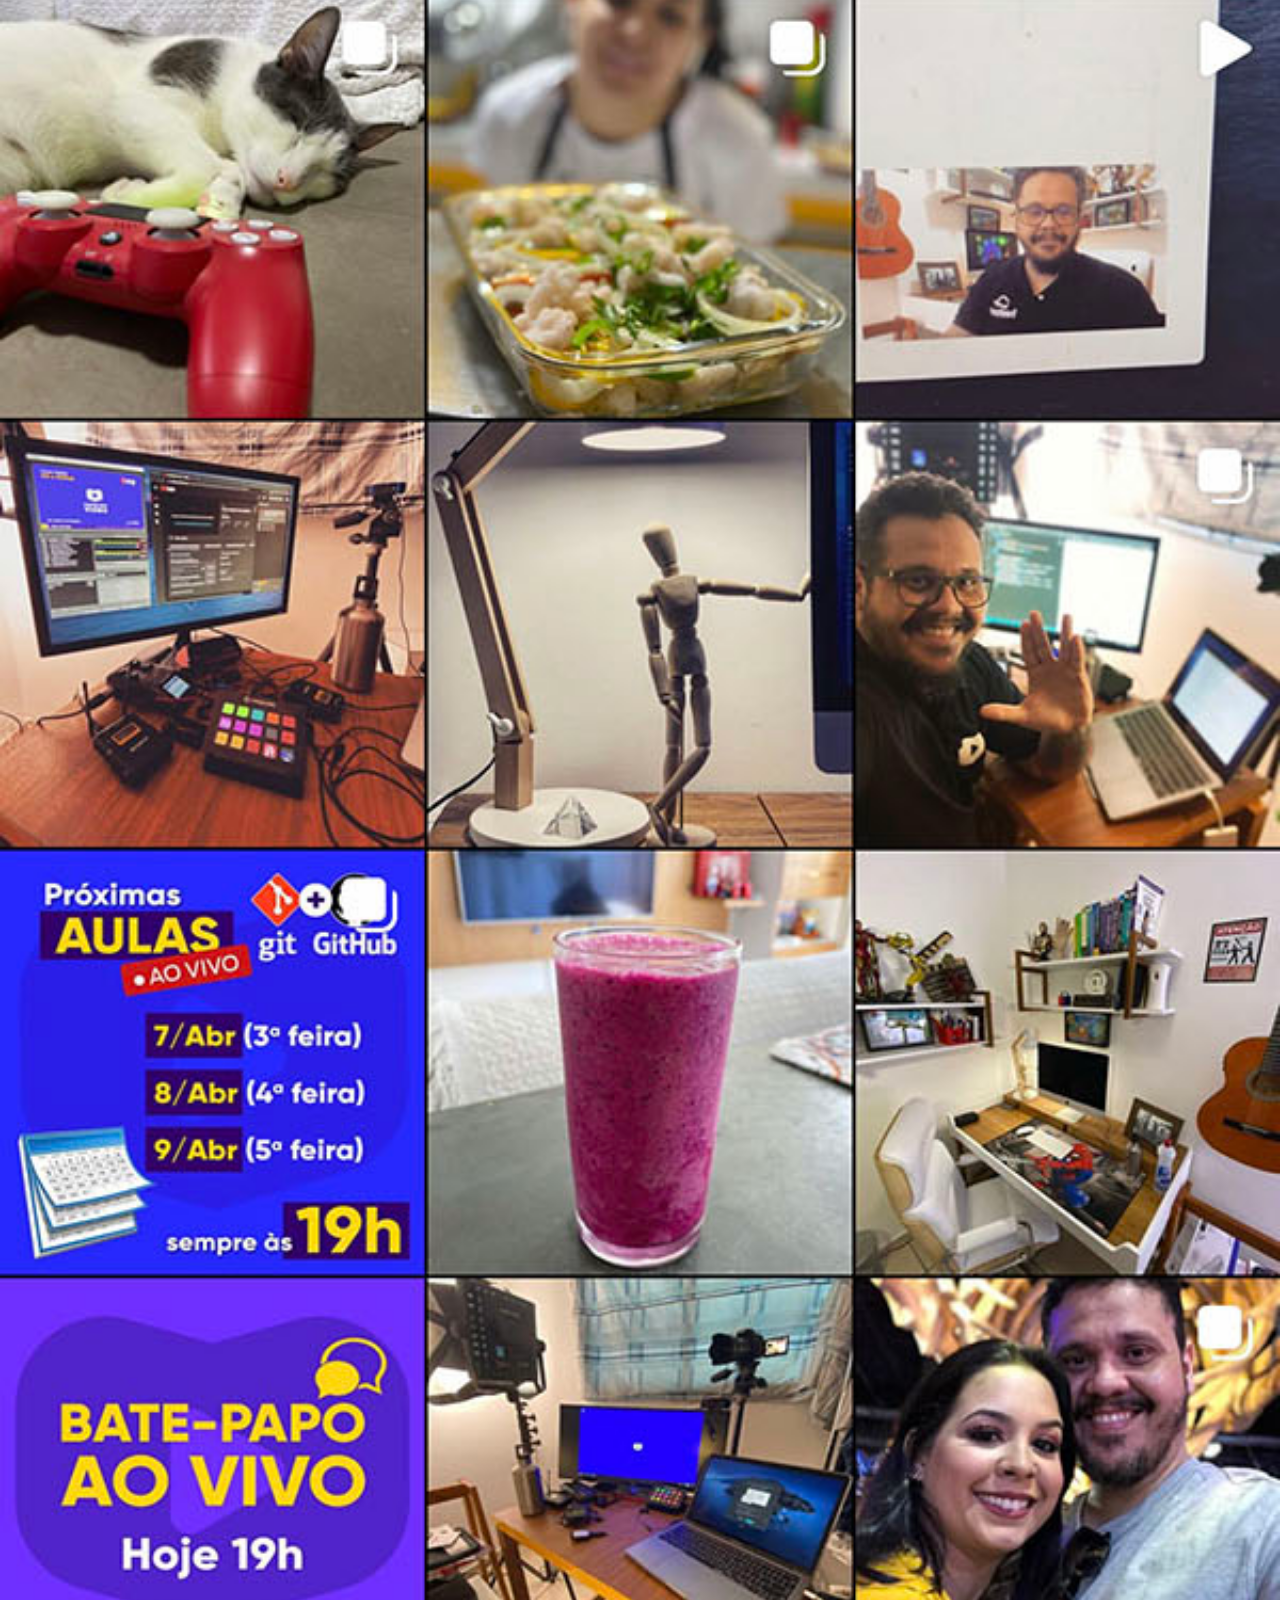
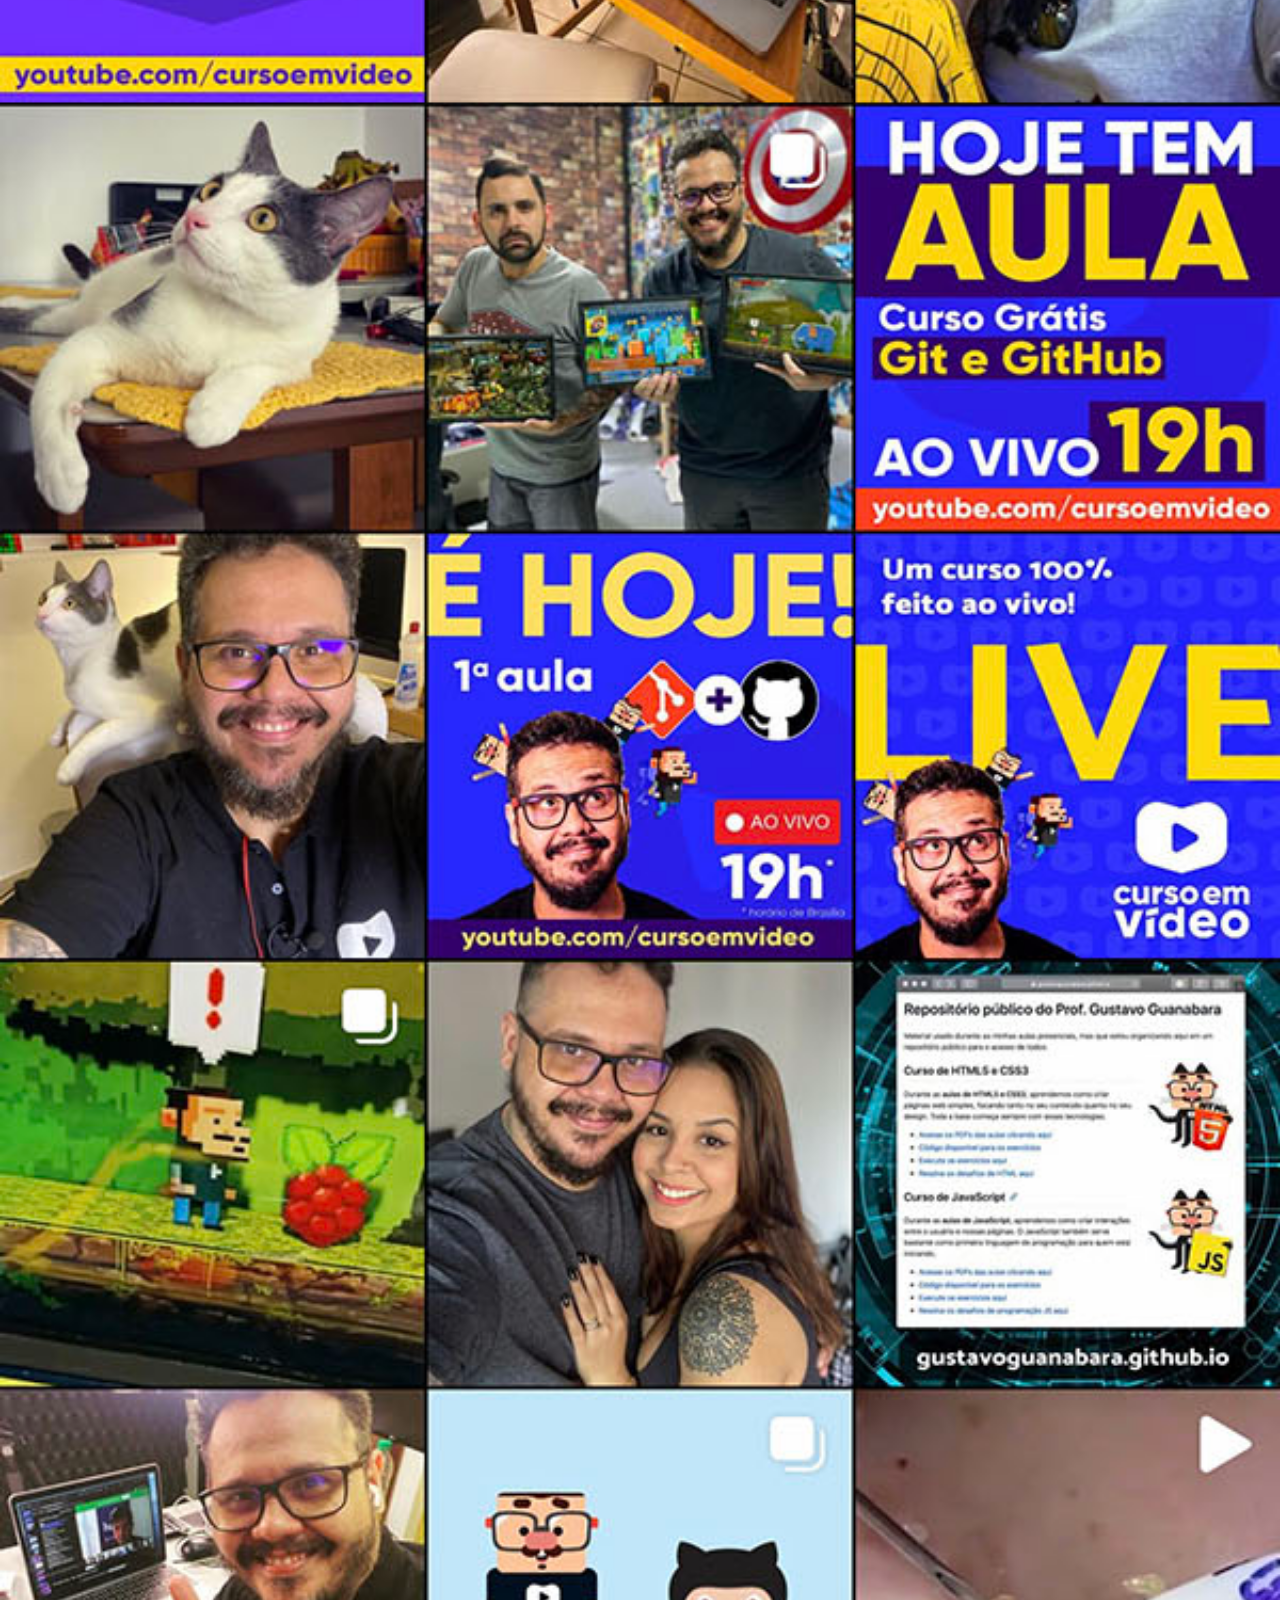
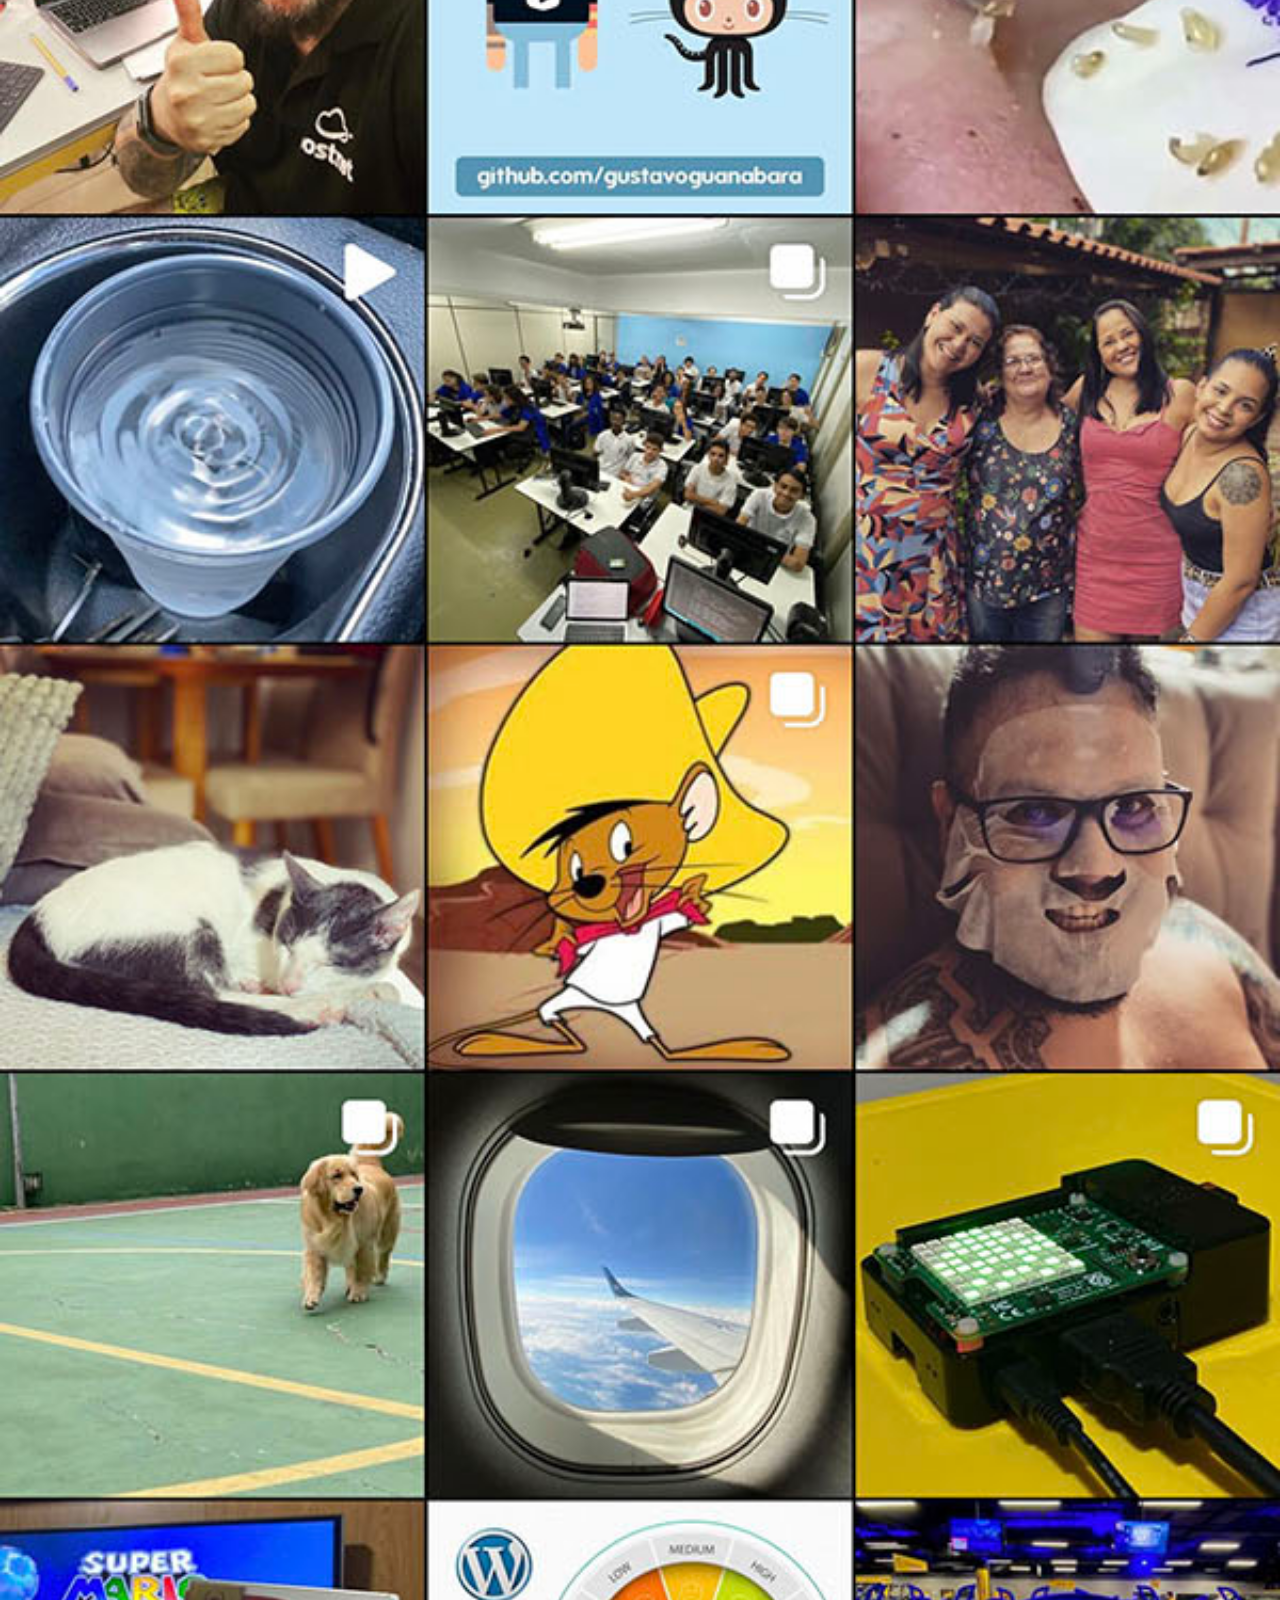
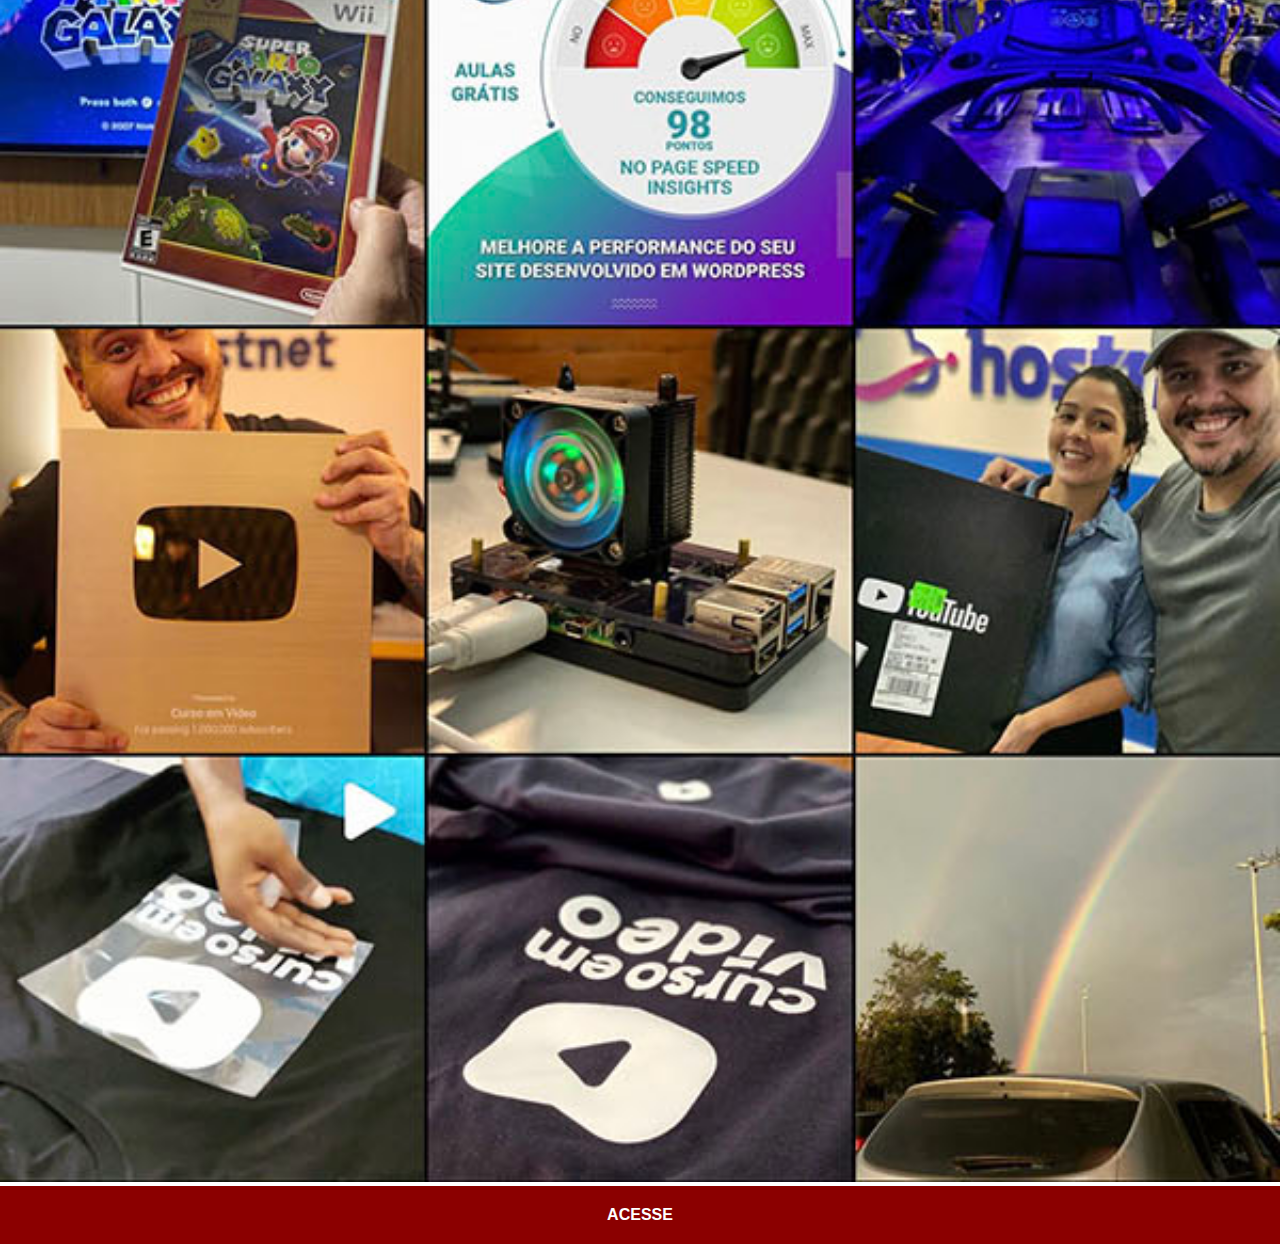
<file: instagram.html>
<!DOCTYPE html>
<html lang="pt-br">
<head>
    <meta charset="UTF-8">
    <meta name="viewport" content="width=device-width, initial-scale=1.0">
    <title>Instagram</title>
    <link rel="stylesheet" href="estilo/social.css">
</head>
<body>
    <img src="imagens/tela-instagram.jpg" alt="Instagram">
    <a href="https://www.instagram.com/gustavoguanabara" target="_blank">ACESSE</a>
</body>
</html>
</file>
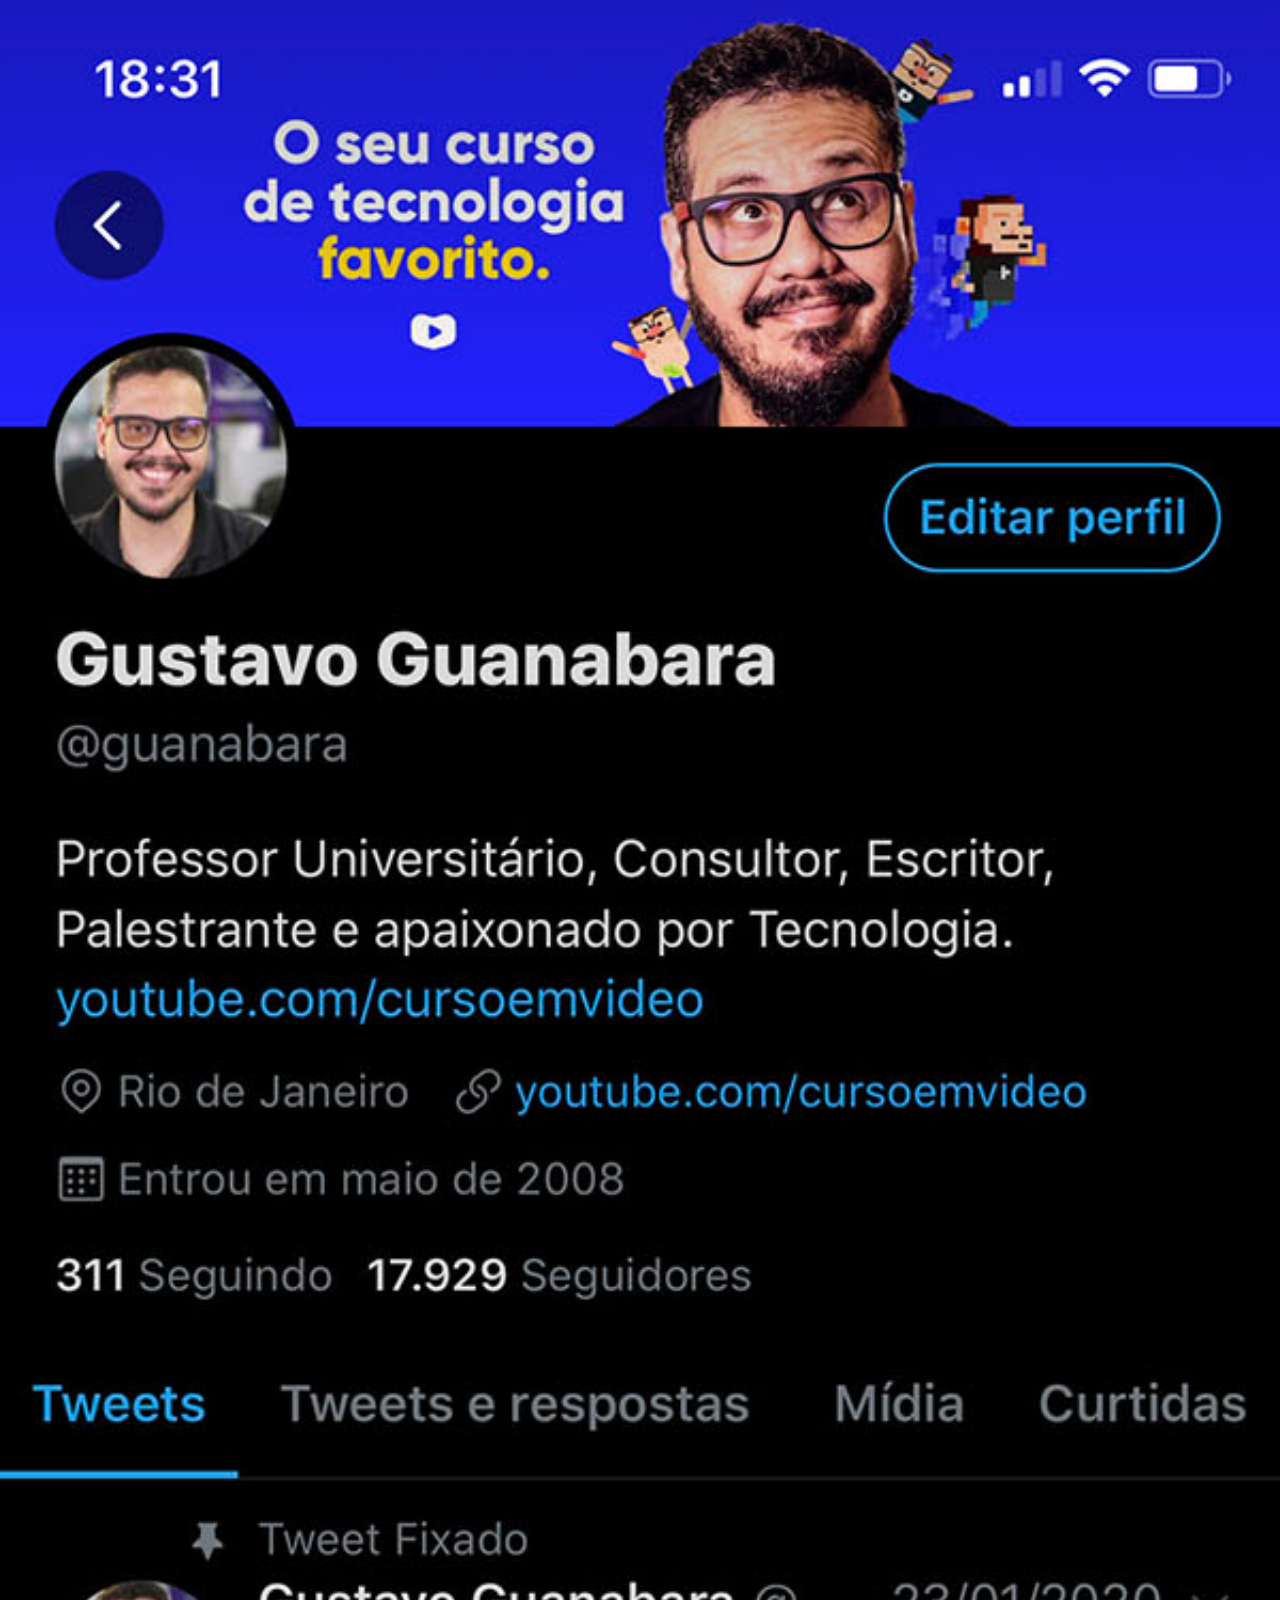
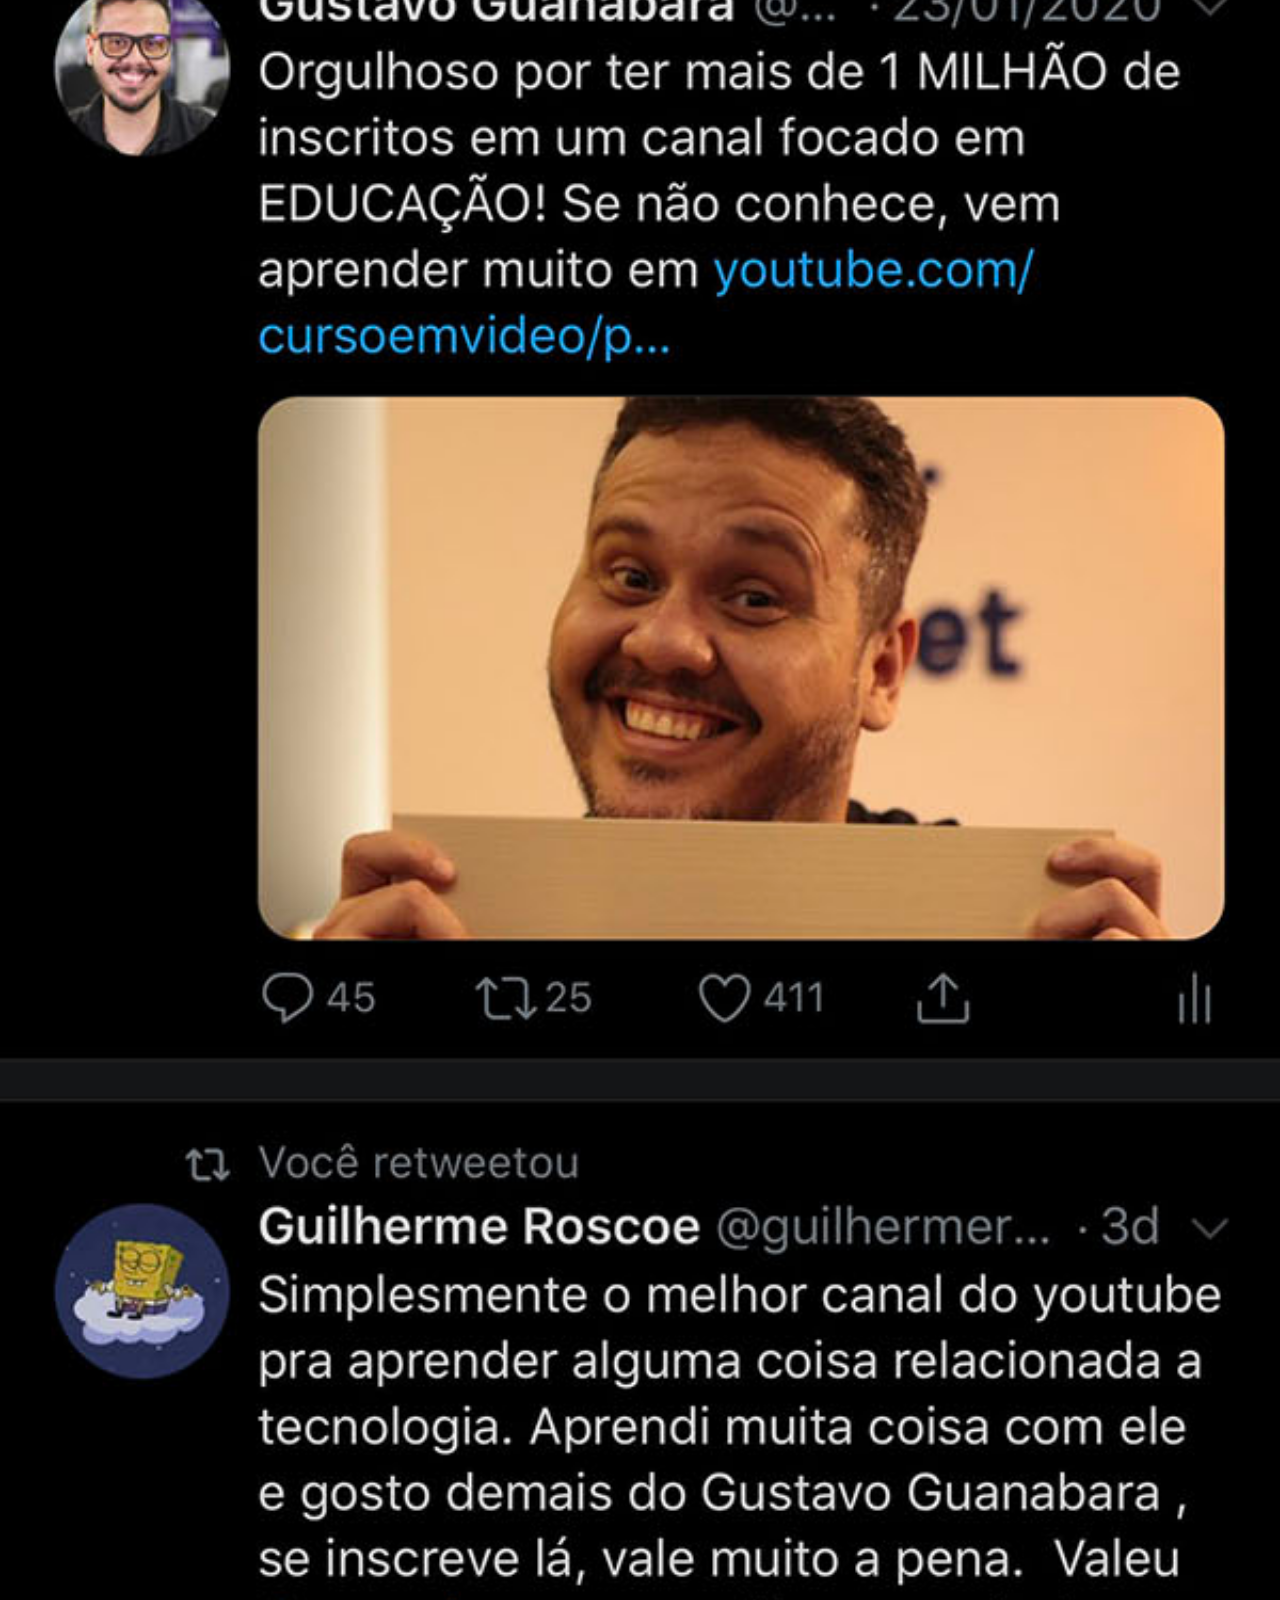
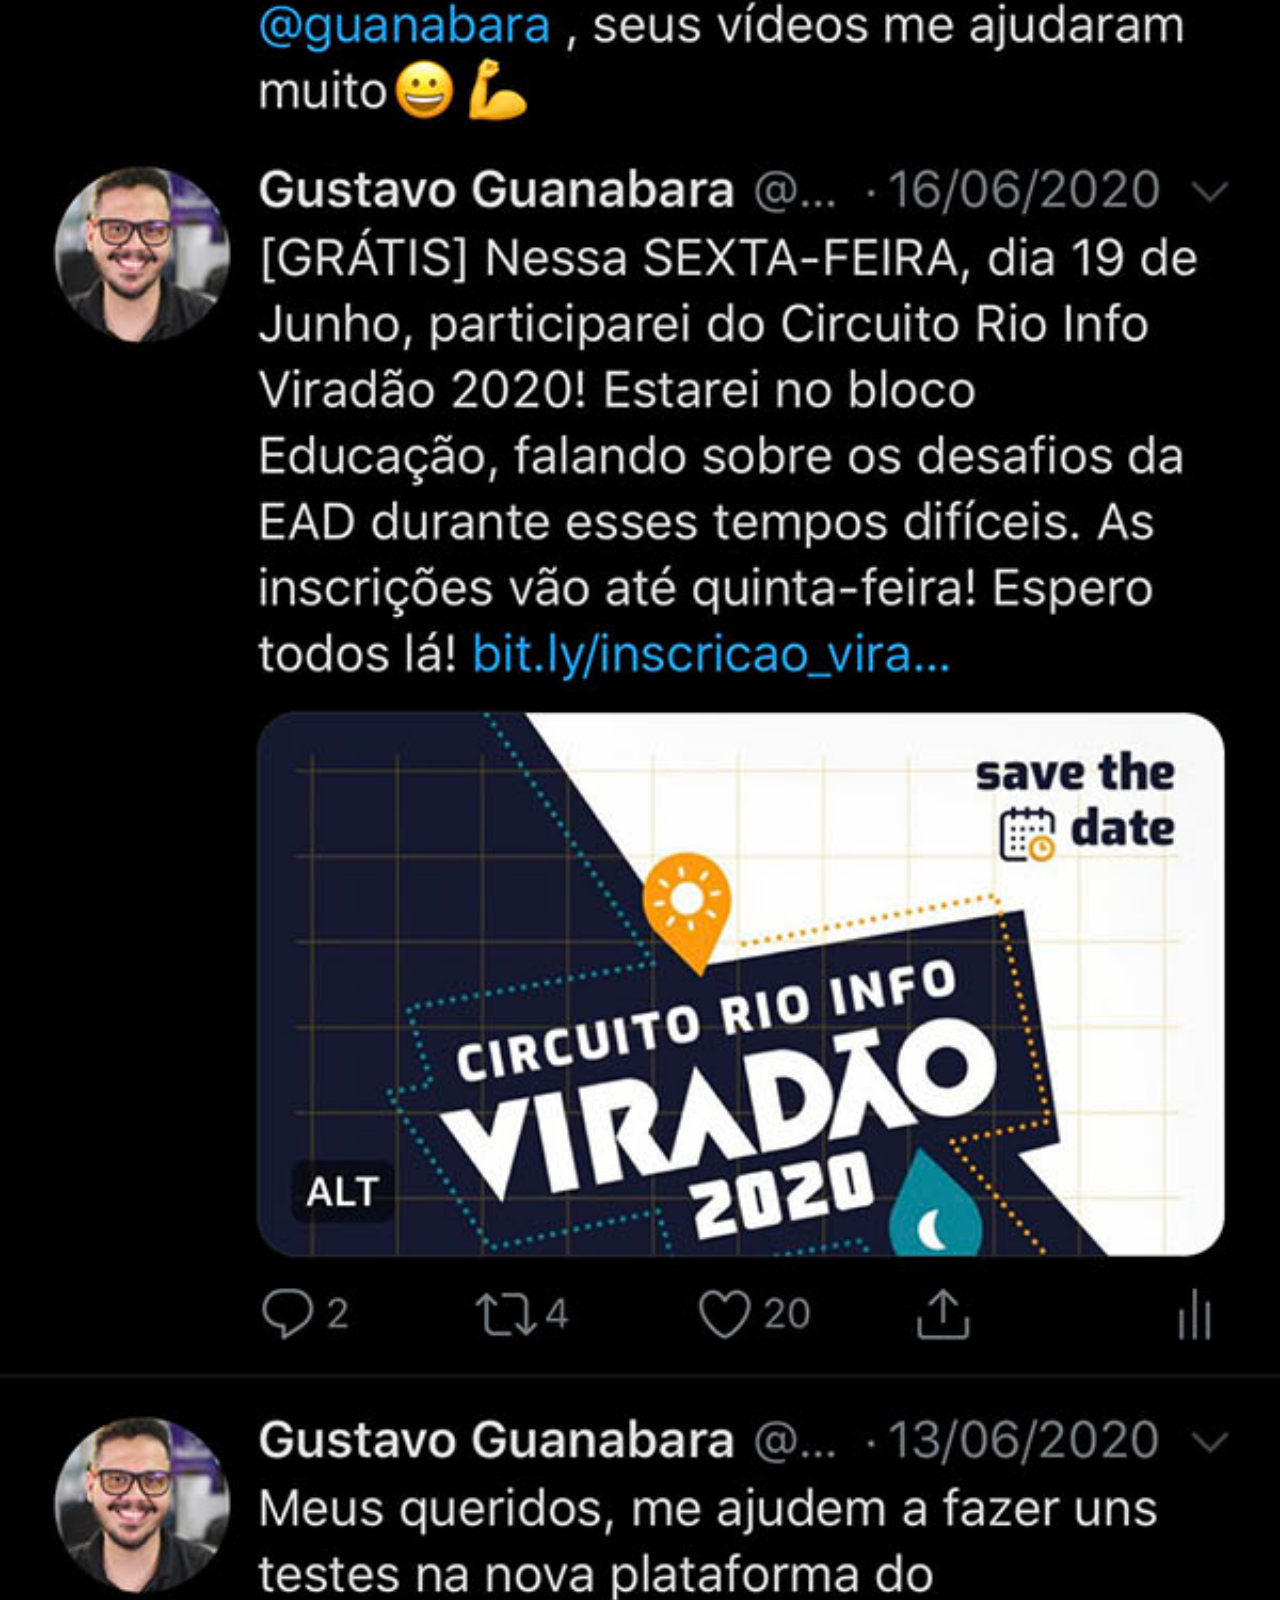
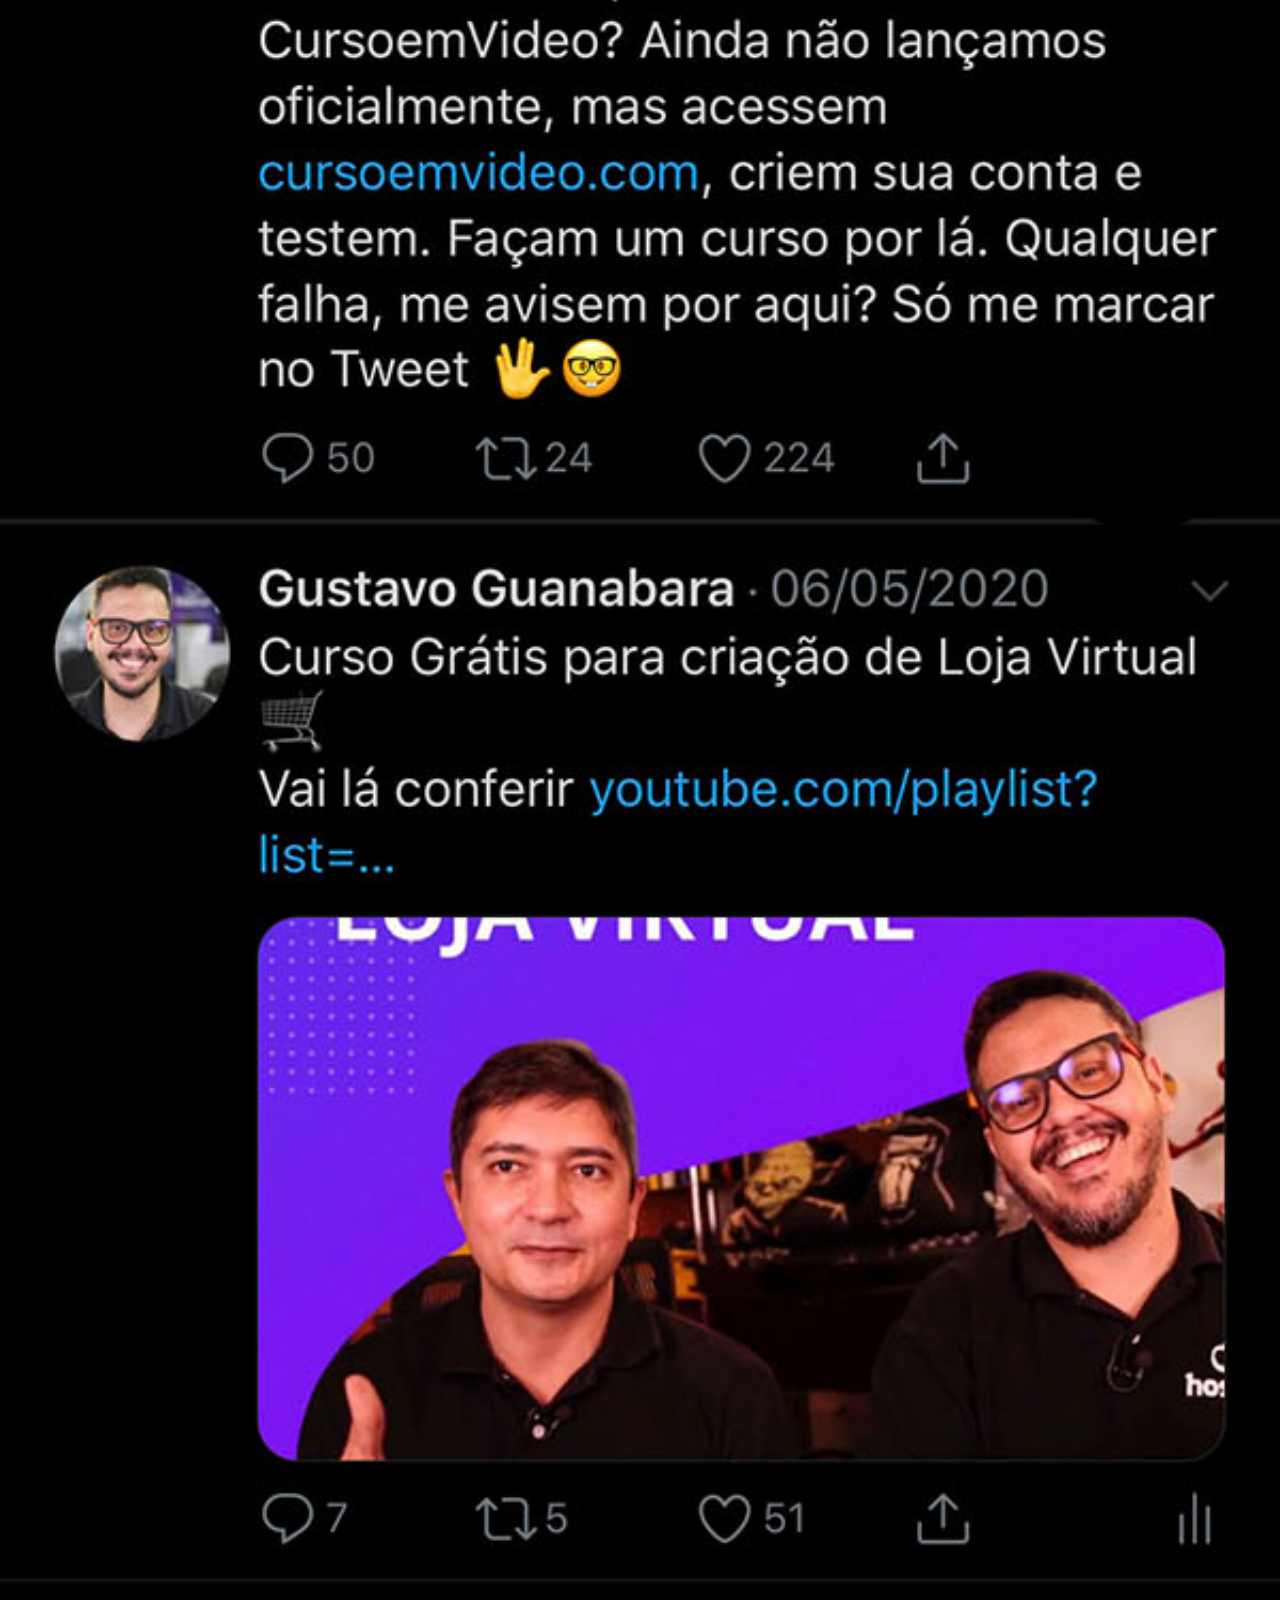
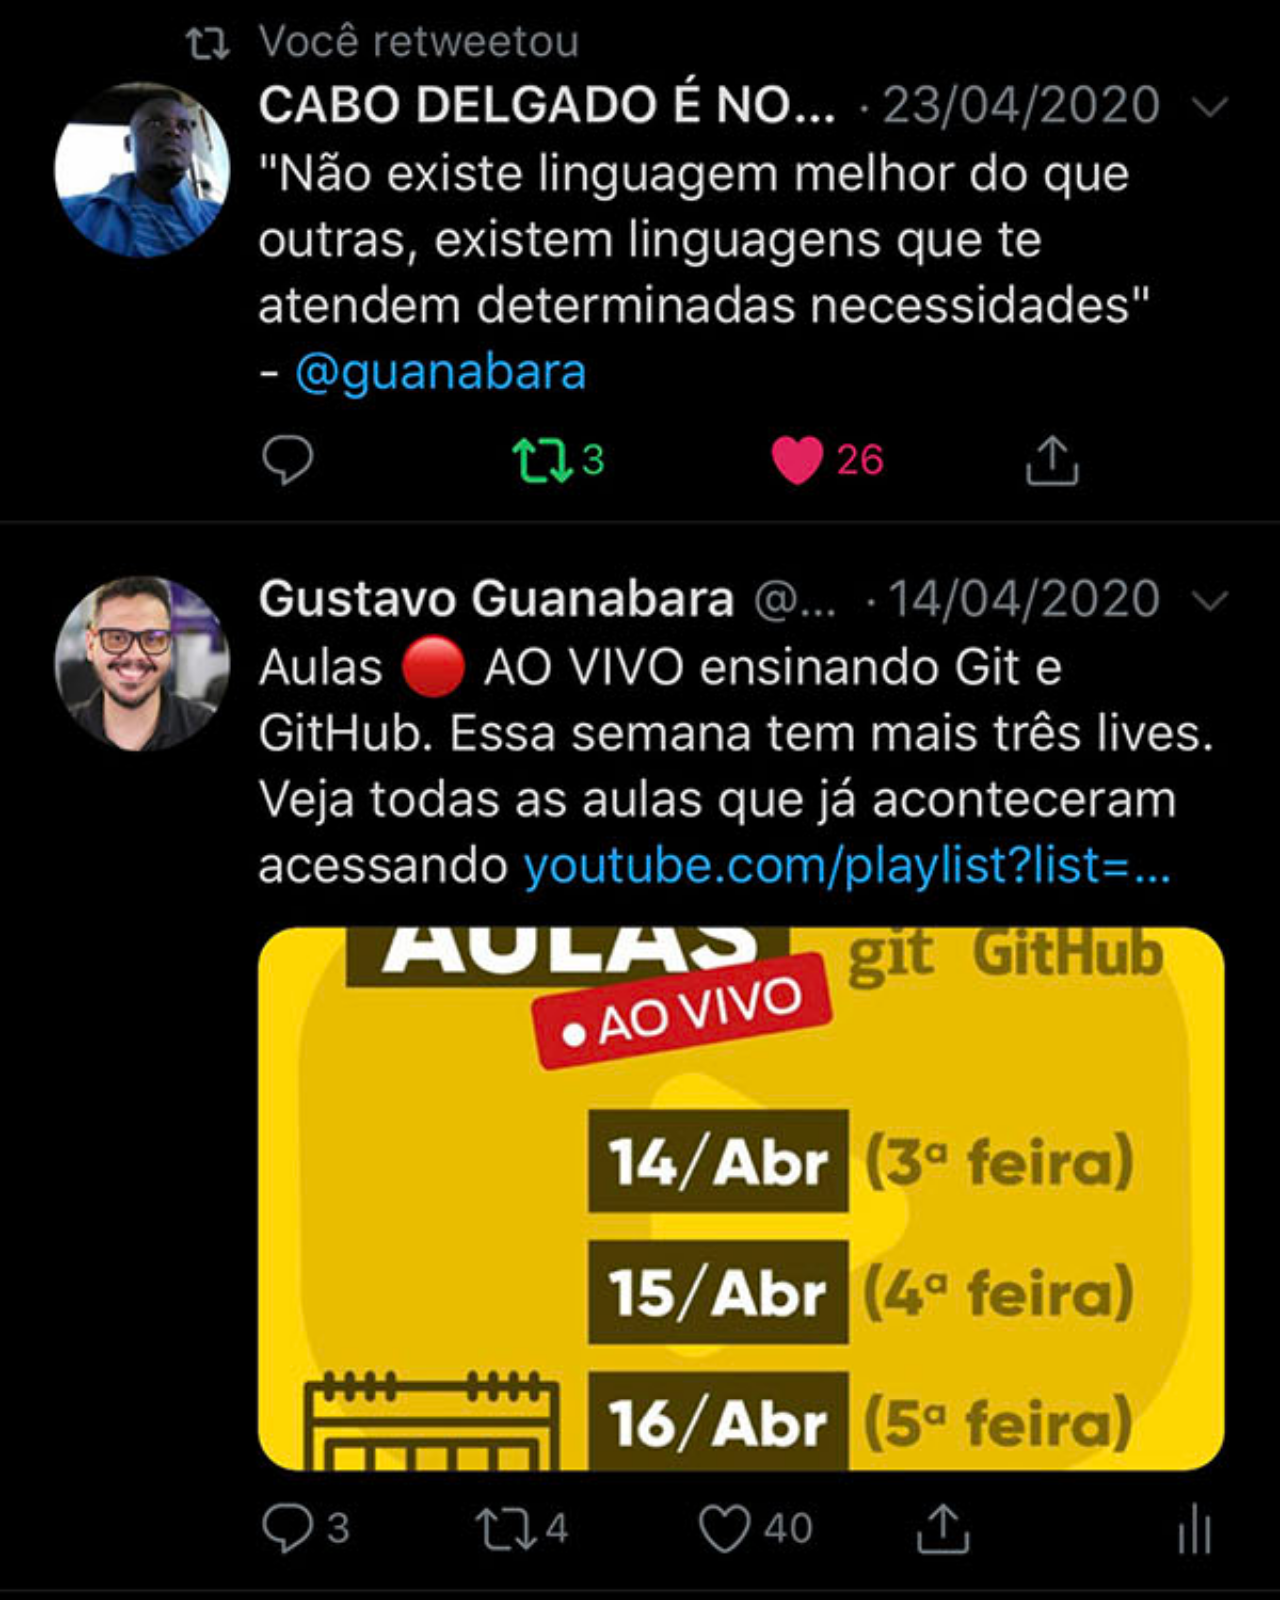
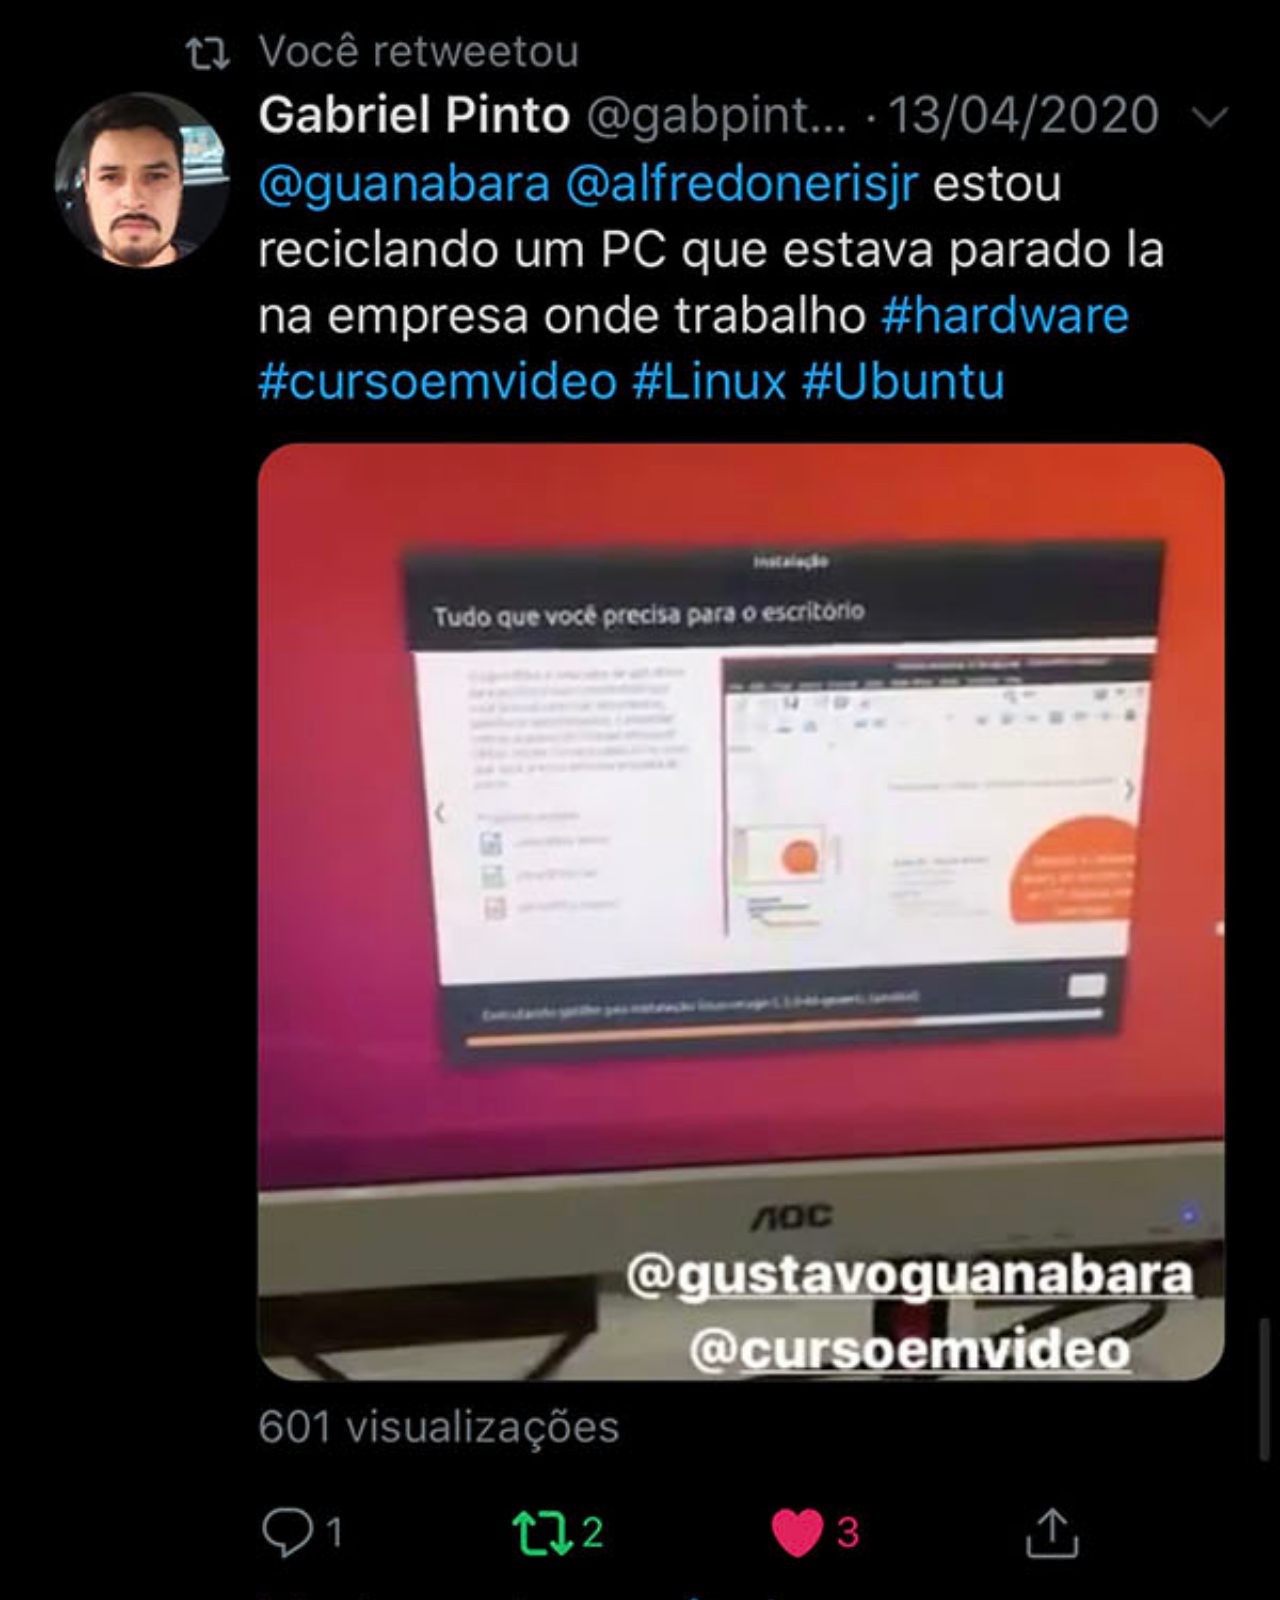
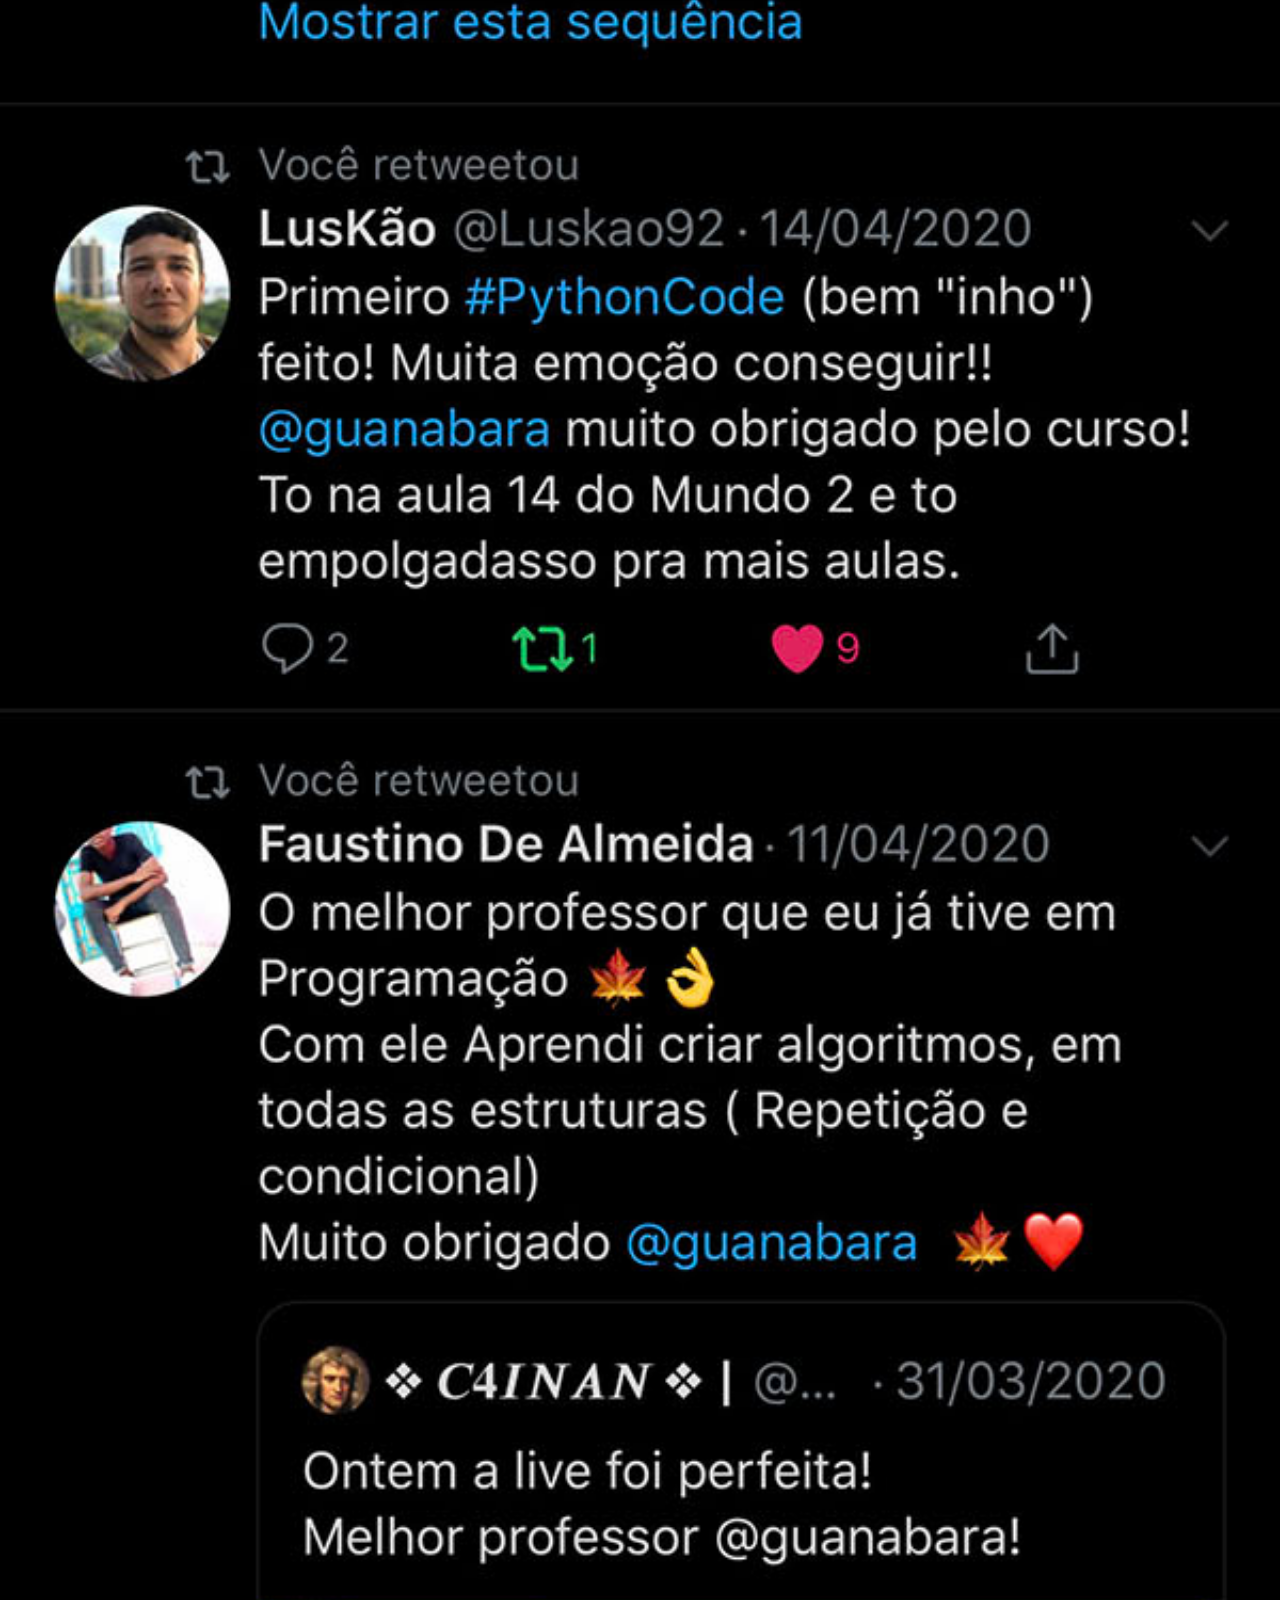
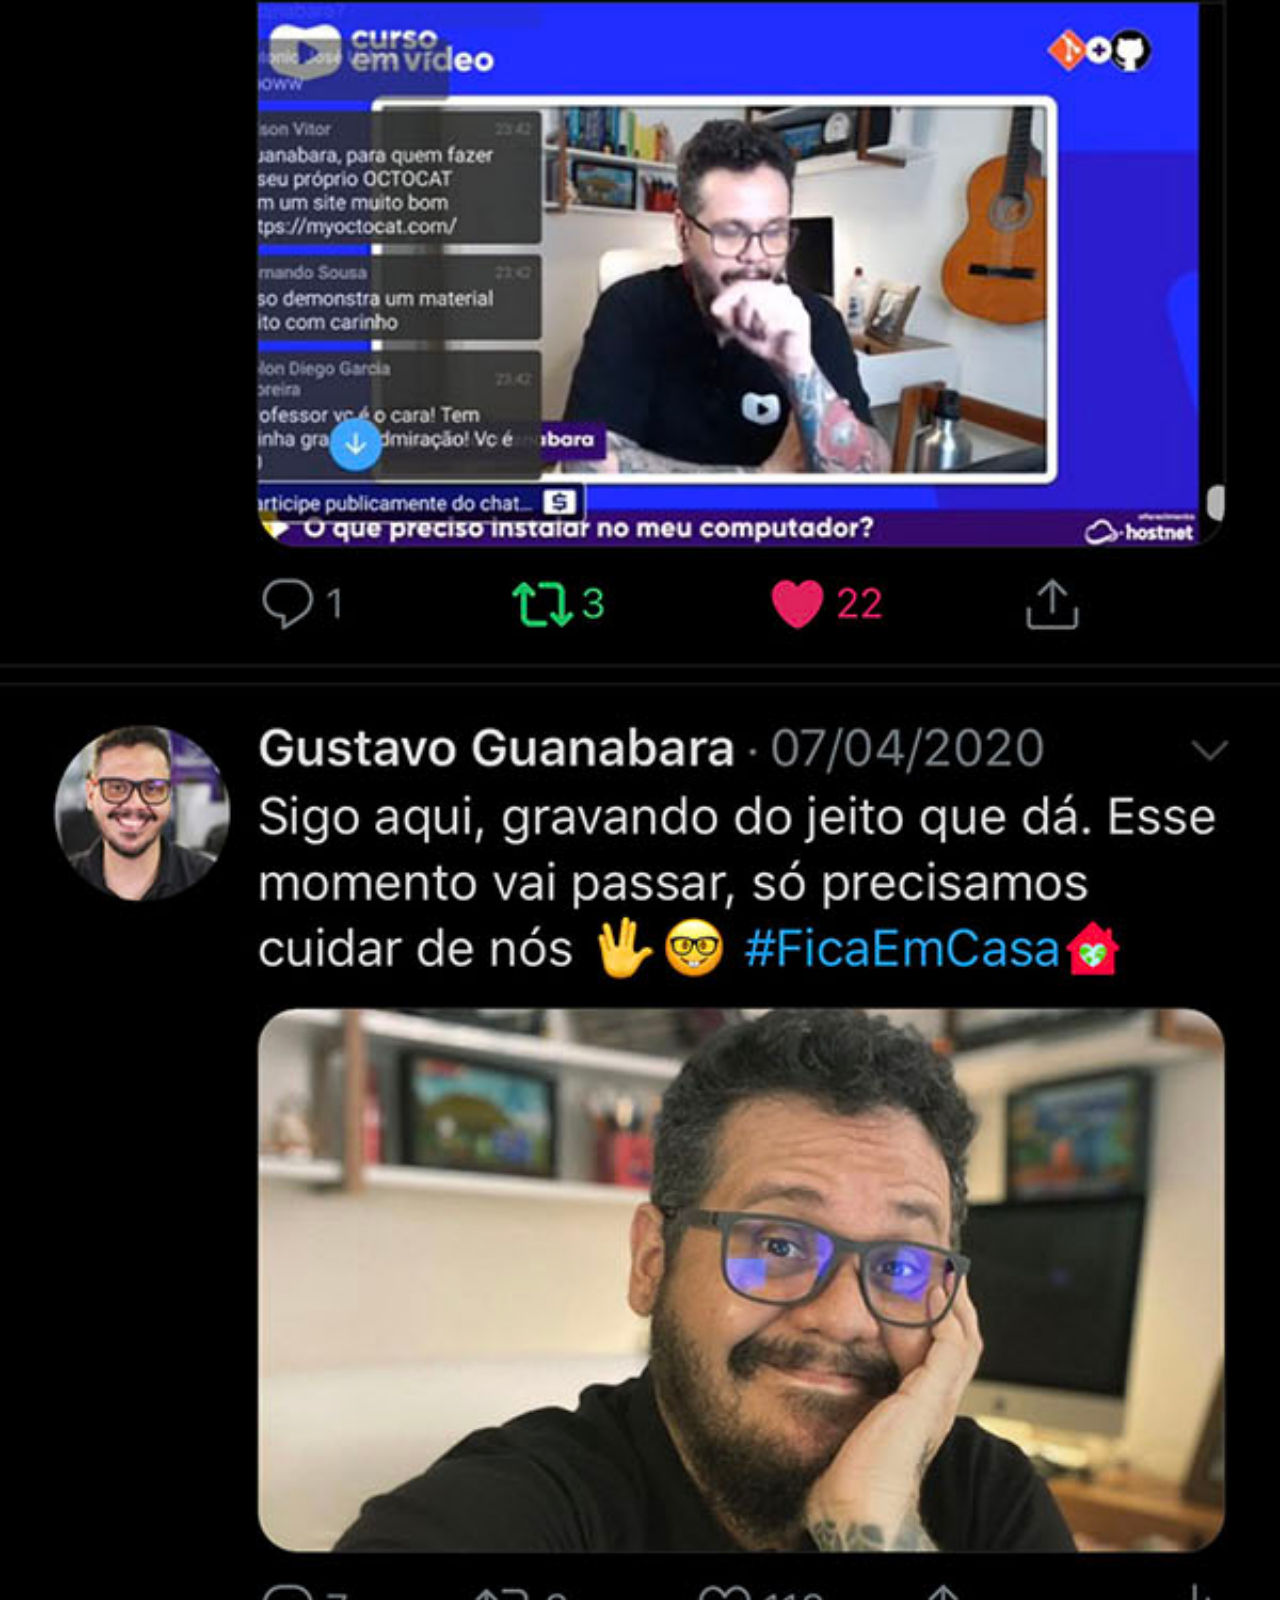
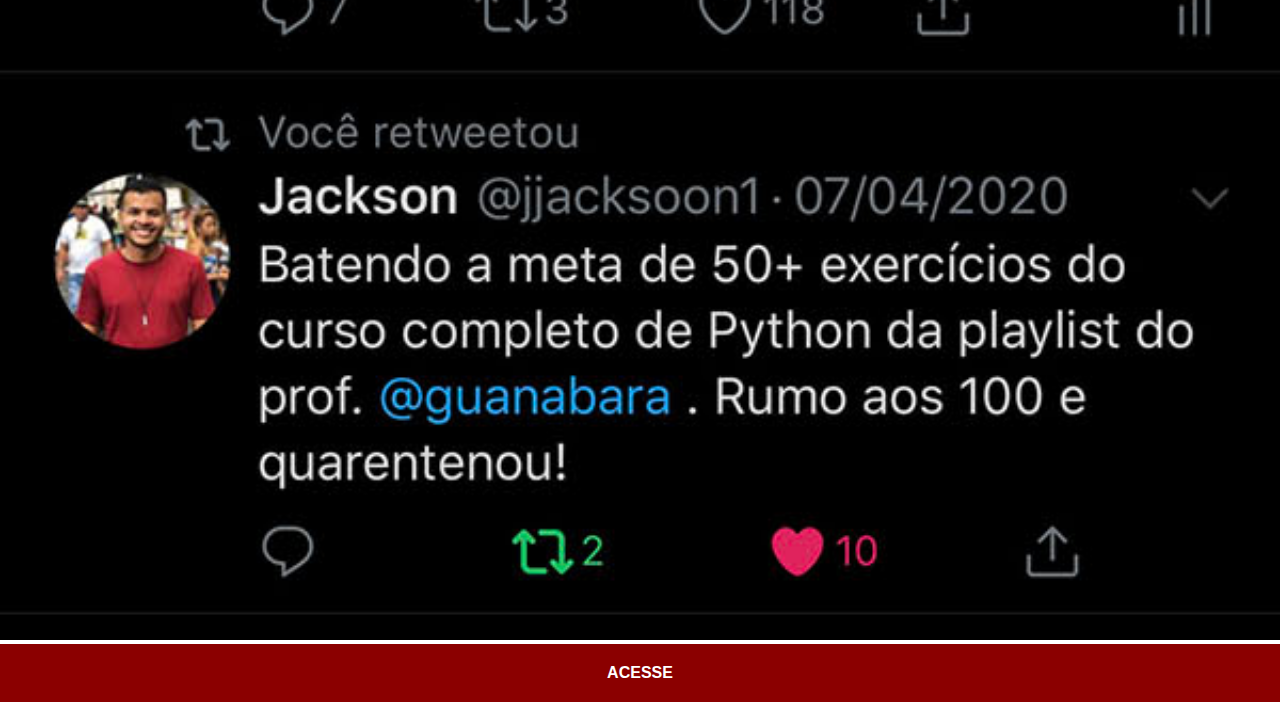
<file: twitter.html>
<!DOCTYPE html>
<html lang="pt-br">
<head>
    <meta charset="UTF-8">
    <meta name="viewport" content="width=device-width, initial-scale=1.0">
    <title>Twitter</title>
    <link rel="stylesheet" href="estilo/social.css">
</head>
<body>
    <img src="imagens/tela-twitter.jpg" alt="Twitter">
    <a href="https://www.twitter.com/guanabara" target="_blank">ACESSE</a>
</body>
</html>
</file>
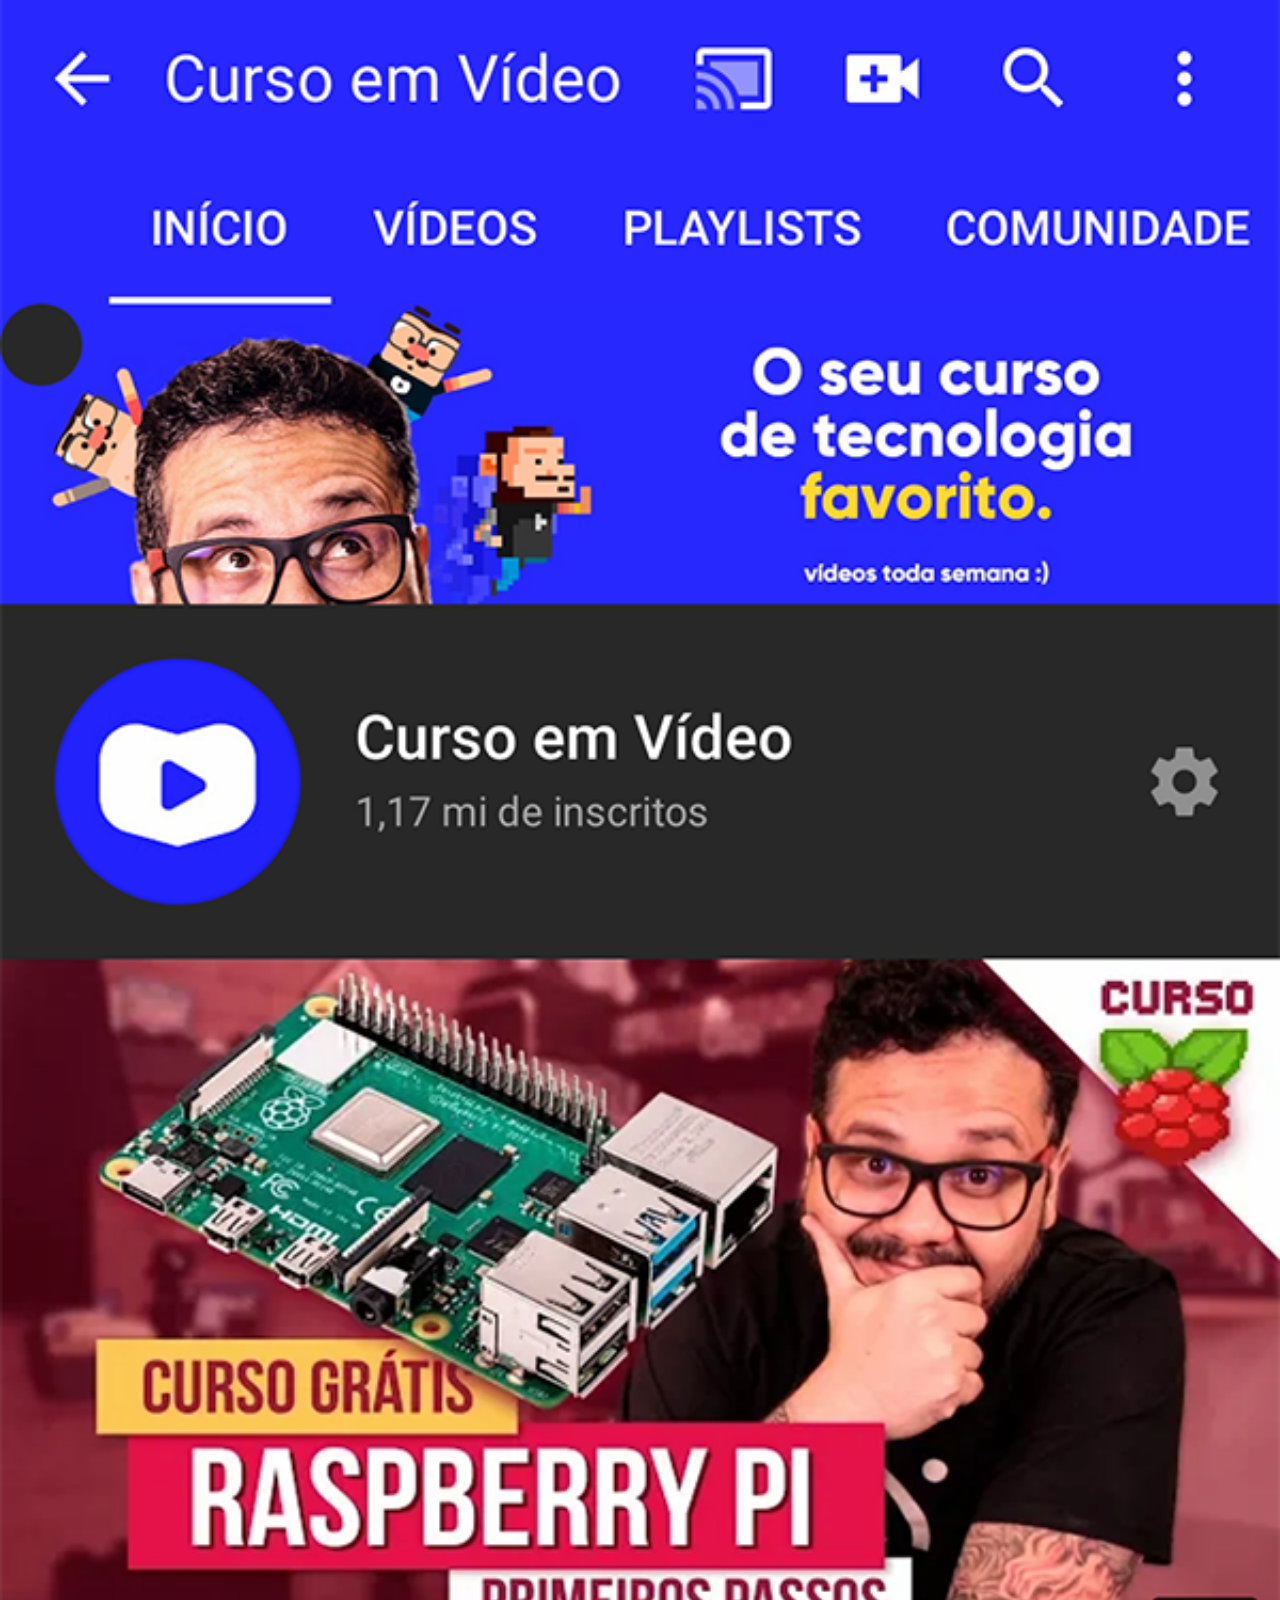
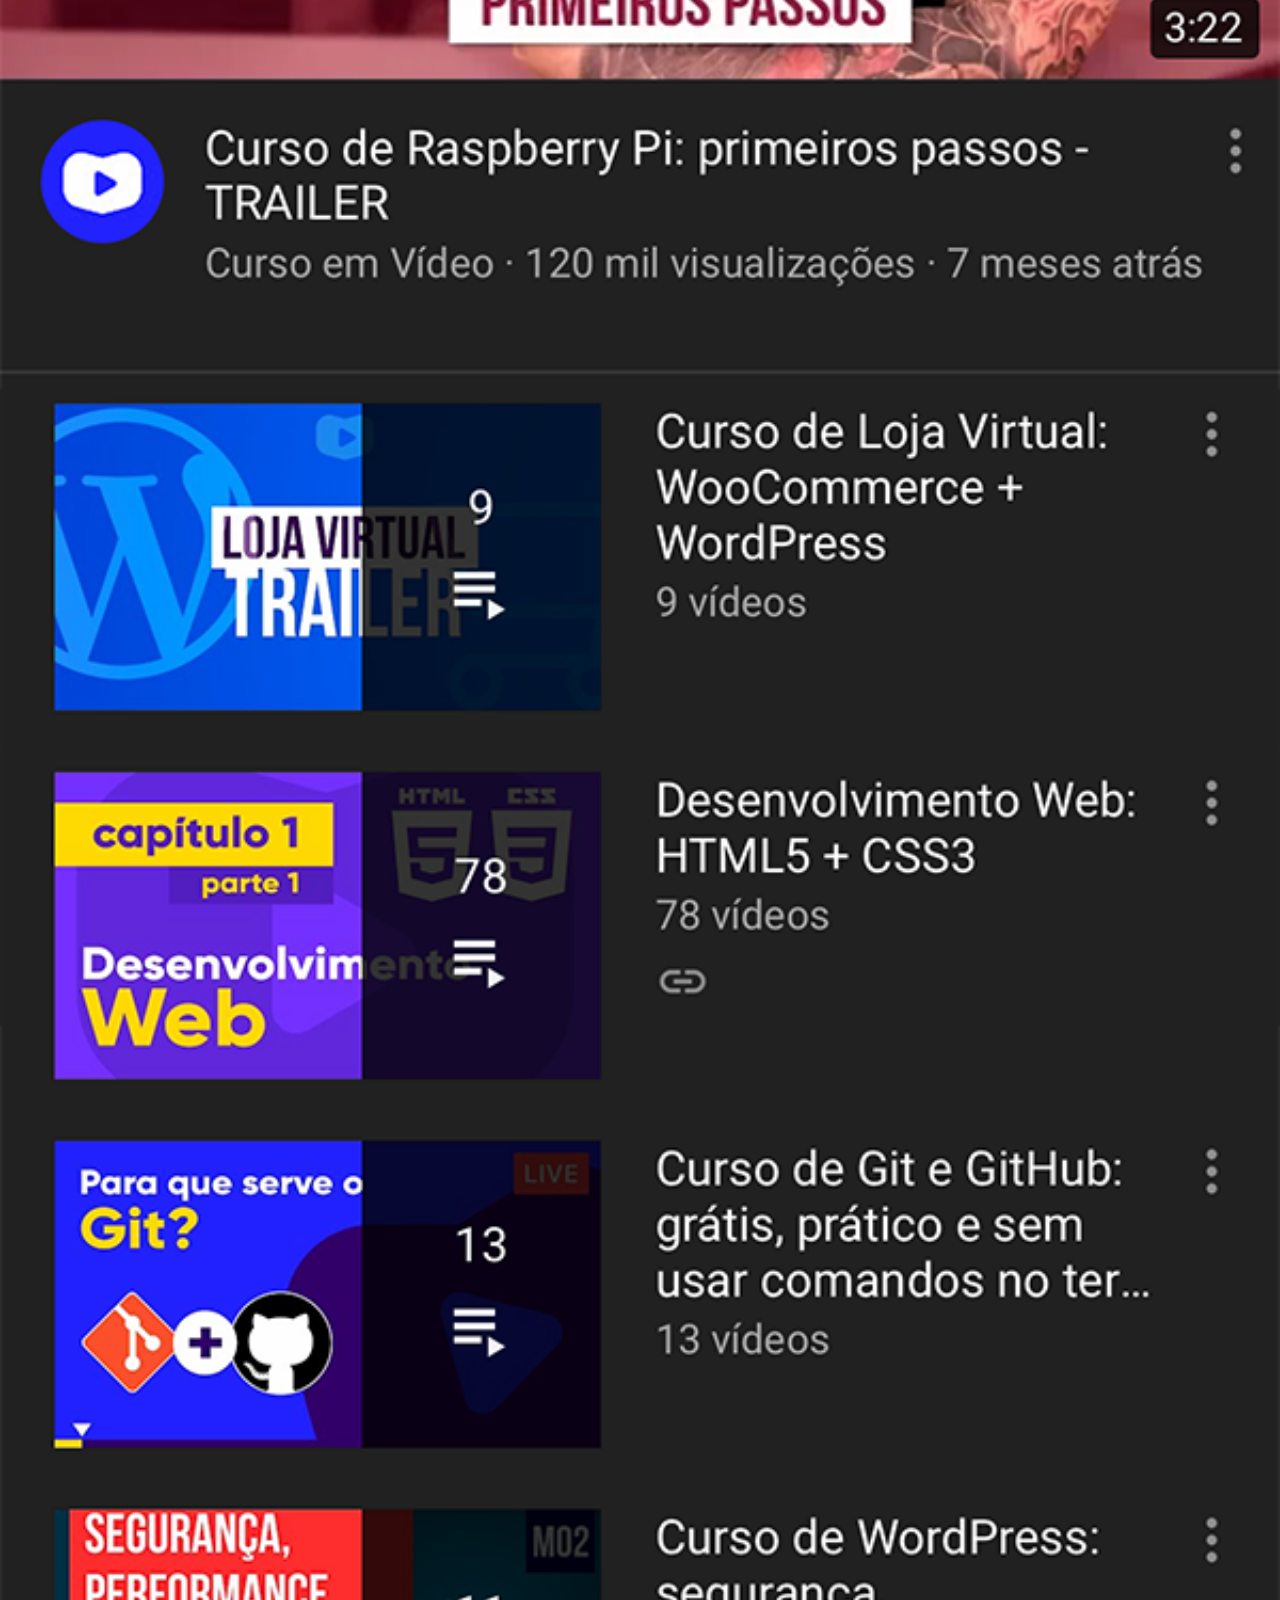
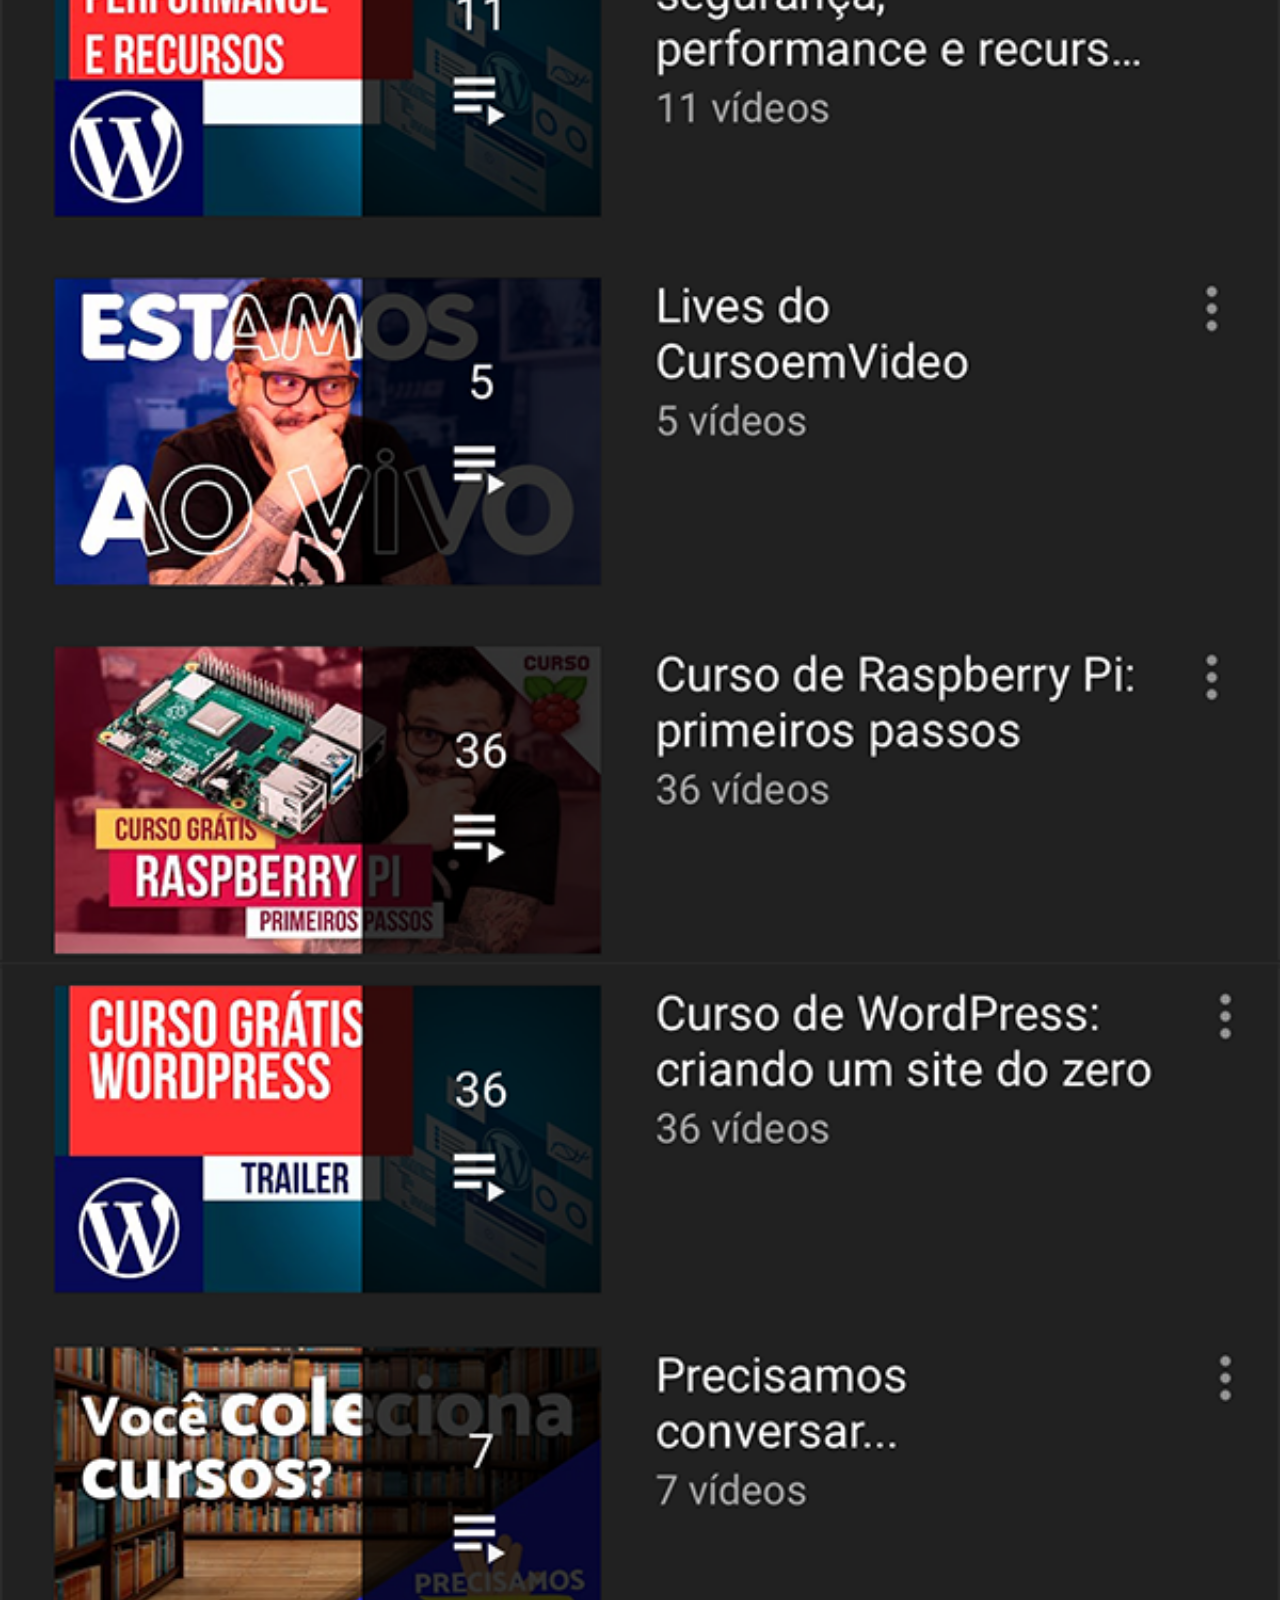
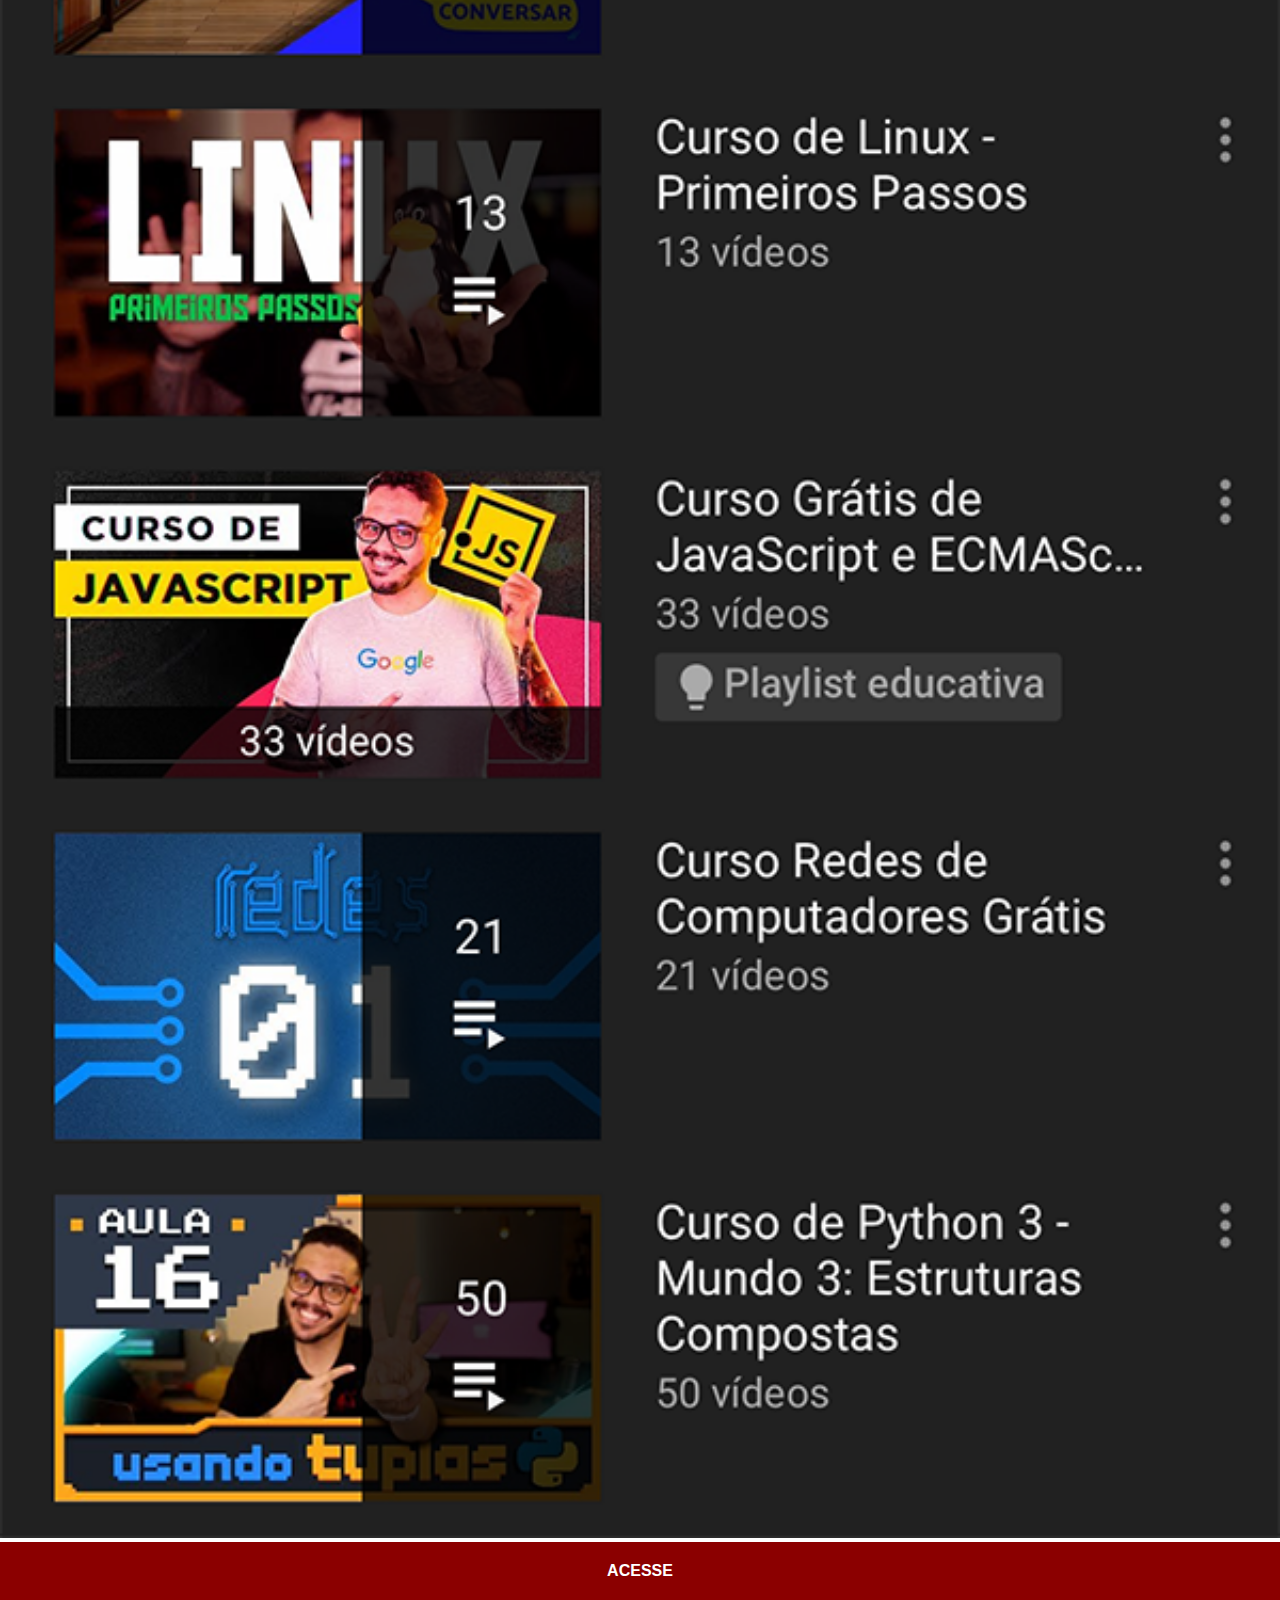
<file: youtube.html>
<!DOCTYPE html>
<html lang="pt-br">
<head>
    <meta charset="UTF-8">
    <meta name="viewport" content="width=device-width, initial-scale=1.0">
    <title>YouTube</title>
    <link rel="stylesheet" href="estilo/social.css">
</head>
<body>
    <img src="imagens/tela-youtube.png" alt="YouTube">
    <a href="https://www.youtube.com/@CursoemVideo/playlists" target="_blank">ACESSE</a>
</body>
</html>
</file>
<file: estilo/style.css>
@charset "UTF-8";

*{
    margin: 0px;
    padding: 0px;
    font-family: Arial, Helvetica, sans-serif;
}

html, body{
    height: 100vh;
    width: 100vw;
    background-color: black;
}

body{
    background: url(../imagens/fundo-madeira.jpg) no-repeat top center;
    background-size: cover;
    background-attachment: fixed;
}

main{
    /*Linhas para centralização*/
    position: relative;
    height: 100vh;
}

section#telefone{
    /*Linhas para centralização*/
    position: absolute;
    top: 50%;
    left: 50%;
    transform: translate(-50%, -50%);
    height: 627px;
    width: 311px;
    background: url(../imagens/frame-iphone.png) no-repeat;
}

iframe#tela{
    position: relative;
    top: 80px;
    left: 21px;
    width: 269px;
    height: 472px;
}

section#redes-sociais{
    text-align: right;
}

section#redes-sociais img{
    width: 50px;
    margin: 10px;
    border-radius: 50%;
    box-shadow: 2px 2px 5px rgba(0, 0, 0, 0.400);
    box-sizing: border-box;
}

section#redes-sociais img:hover{
    border: 2px solid rgba(255, 255, 255, 0.640);
    transform: translate(-3px, -3px);
    box-shadow: 5px 5px 10px rgba(0, 0, 0, 0.640);
    transition: transform .3s, border 1s;
}
</file>
<file: estilo/social.css>
@charset "UTF-8";

*{
    margin: 0px;
    padding: 0px;
    font-family: Arial, Helvetica, sans-serif;
}
::-webkit-scrollbar{
    width: 0px;
    height: 0px;
}
img{
    width: 100vw;

}
a{
    display: block;
    background-color: darkred;
    color: white;
    padding: 20px;
    text-align: center;
    font-weight: bolder;
    text-decoration: none;
}

a:hover{
    background-color: red;
}
</file>
